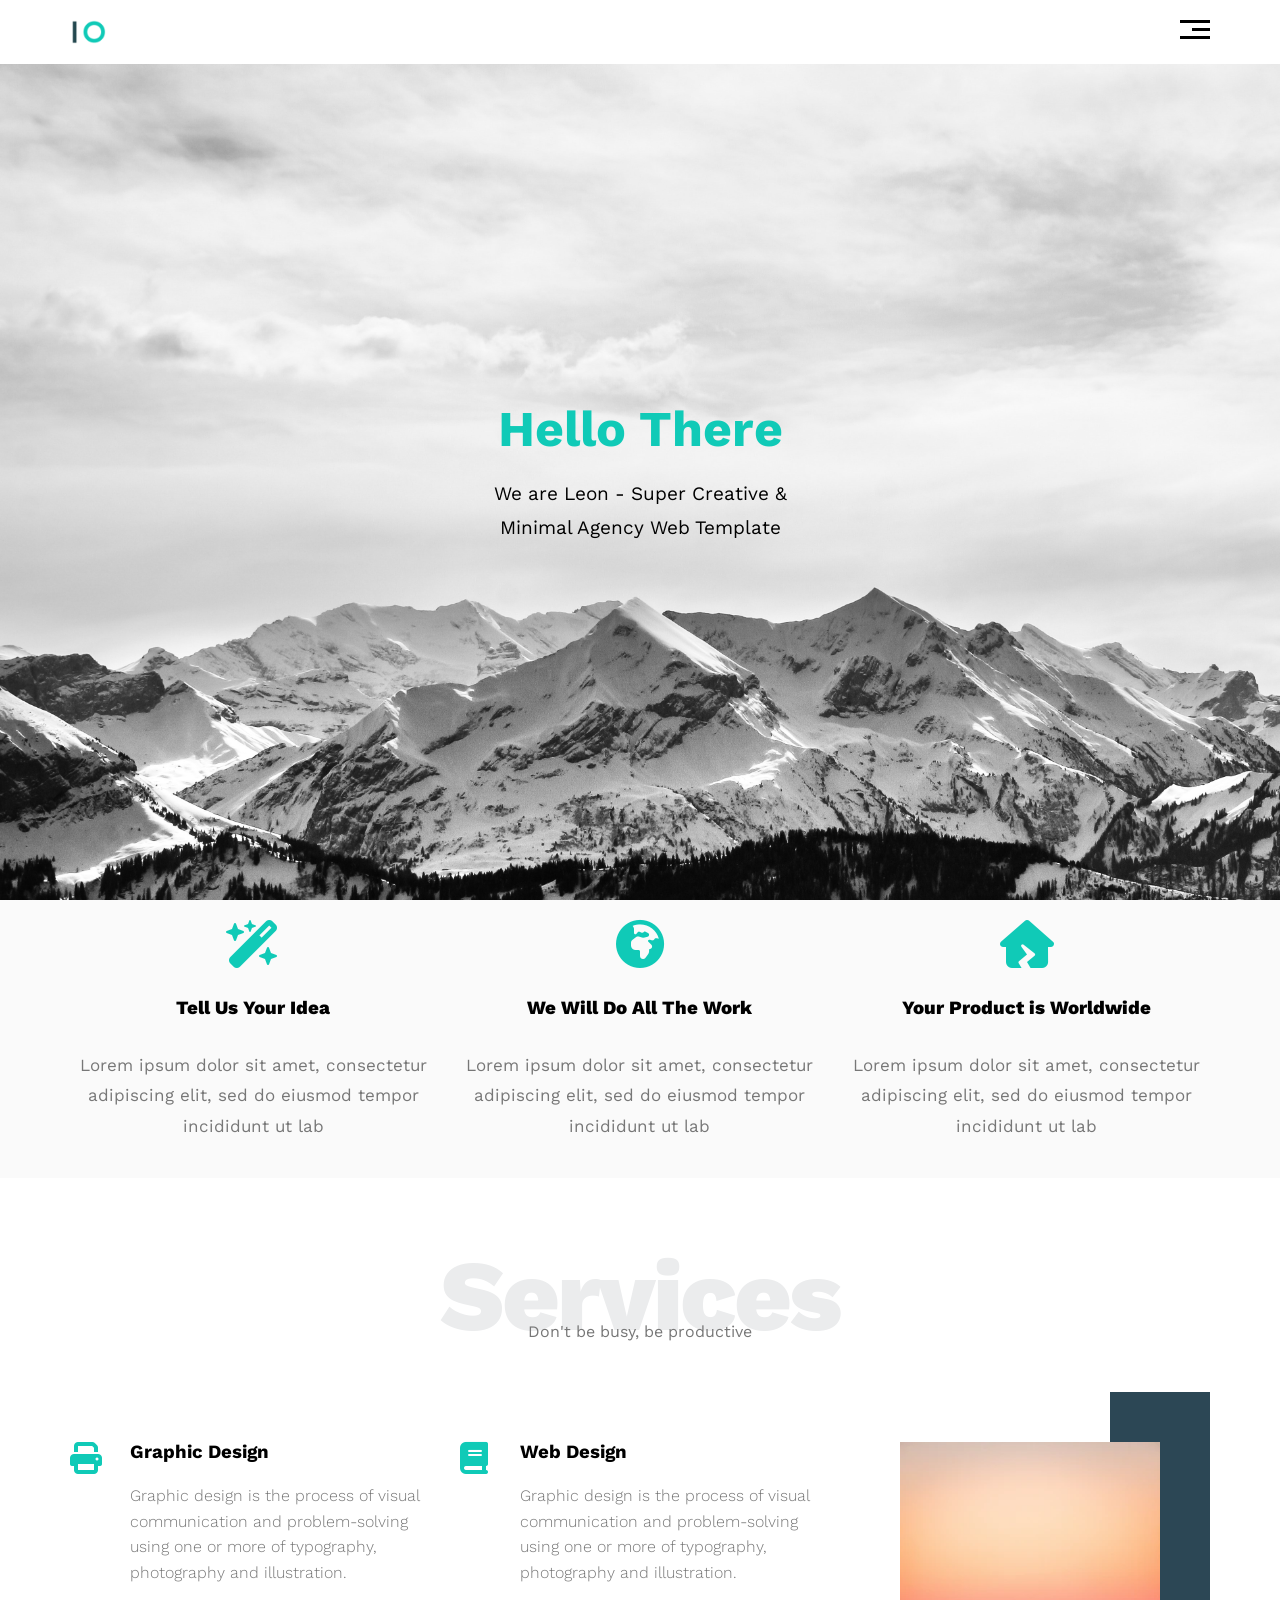
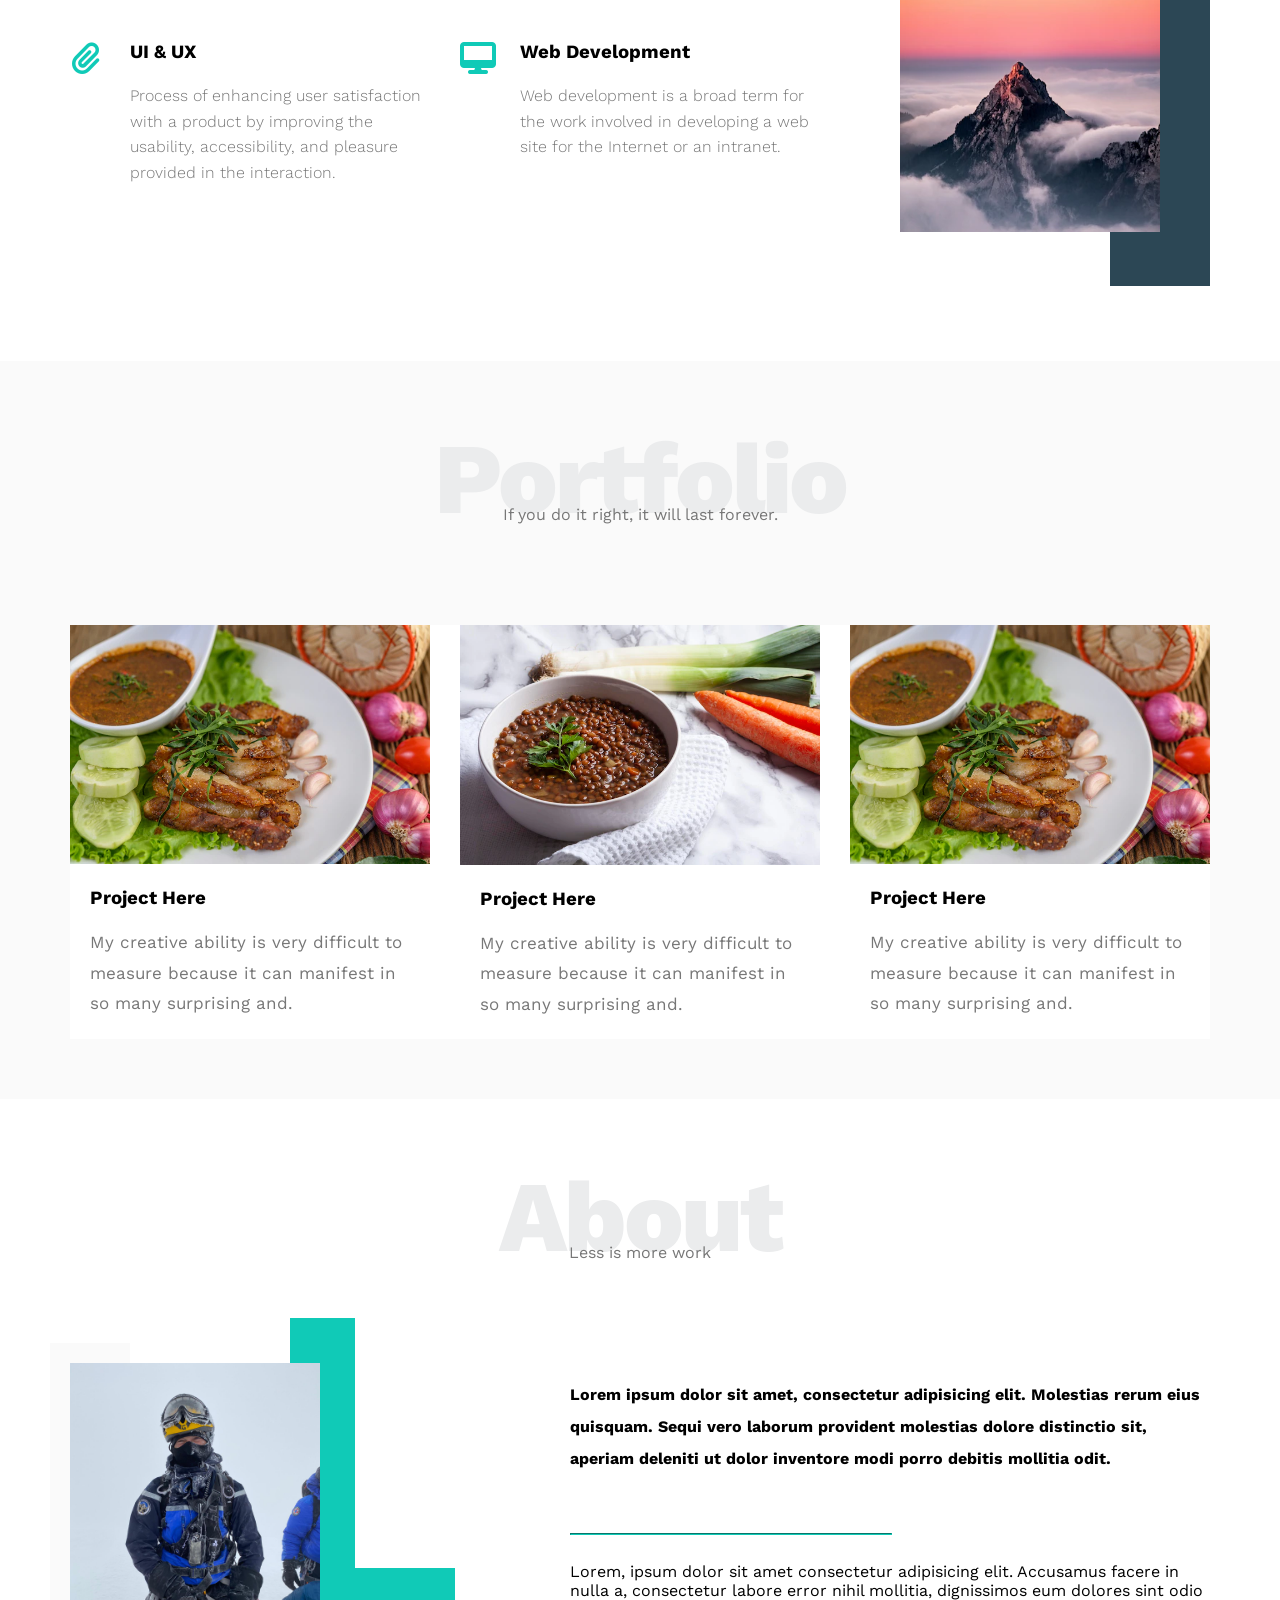
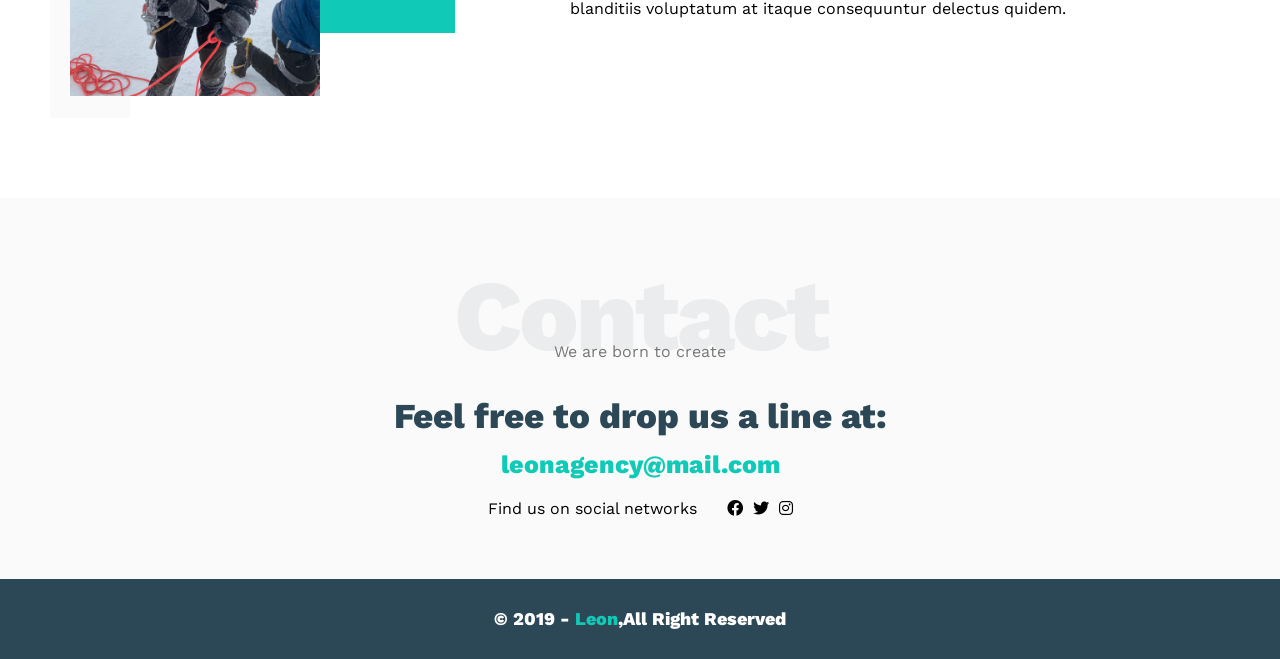
<file: index.html>
<!DOCTYPE html>
<html lang="en">
<head>
    <meta charset="UTF-8">
    <meta http-equiv="X-UA-Compatible" content="IE=edge">
    <meta name="viewport" content="width=device-width, initial-scale=1.0">
    <title>leon Template One</title>
    <!--Main css file-->
    <link rel="stylesheet" href="css/leon.css">
    <!--Render all elements normally-->
    <link rel="stylesheet" href="css/normalize.css">
    <!--Font Awsome-->
    <link rel="stylesheet" href="css/all.min.css">
    <!--Google fonts -->
    <link rel="preconnect" href="https://fonts.googleapis.com">
    <link rel="preconnect" href="https://fonts.gstatic.com" crossorigin>
    <link href="https://fonts.googleapis.com/css2?family=Work+Sans:ital,wght@0,300;0,400;0,500;0,600;0,700;0,800;1,100&display=swap" rel="stylesheet">
</head>
<body>
    <!--Start header-->
    <div class="header">
        <span

 class="container">
            <img class="logo" src="images/logo.png" alt="logo">
            <div class="links">
                <span class="icon">
                    <span></span>
                    <span></span>
                    <span></span>
                </span>
                <ul>
                    <li><a href="#services">services</a></li>
                    <li><a href="#portfolio">portfolio</a></li>
                    <li><a href="#about">about</a></li>
                    <li><a href="#contact">contact</a></li>
                </ul>
            </span>
        </div>
    </div>  
    <!--End header-->
    <!-- Start landing-->

    <div class="landing">
        <div class="intro-text">
            <h1>hello there</h1>
            <P>We are Leon - Super Creative & Minimal Agency  Web Template</P>
        </div>
    </div>
    <!--End landing-->
    <!--start features-->
    <div class="features">
        <div class="container">
            <div class="feat">
                <i class="fa-solid fa-wand-magic-sparkles fa-3x"></i>
                <h3>Tell Us Your Idea</h3>
                <p>Lorem ipsum dolor sit amet, consectetur adipiscing elit, sed do eiusmod tempor incididunt ut lab</p>
            </div>
            <div class="feat">
                <i class="fa-sharp fa-solid fa-earth-africa fa-3x"></i>
                <h3>We Will Do All The Work</h3>
                <p>Lorem ipsum dolor sit amet, consectetur adipiscing elit, sed do eiusmod tempor incididunt ut lab</p>
            </div>
            <div class="feat">
                <i class="fa-solid fa-house-crack fa-3x"></i>
                <h3>Your Product is Worldwide</h3>
                <p>Lorem ipsum dolor sit amet, consectetur adipiscing elit, sed do eiusmod tempor incididunt ut lab</p>
            </div>
        </div>
    </div>
    <!--End features-->
    <!-- start services -->
    <div class="services">
            <h2 class="special-heading">Services</h2>
            <p>Don't be busy, be productive</p>
        <div class="container">
            <div class="service-content">
                <div class="col">
                    <div class="srv">
                        <i class="fa-solid fa-print fa-2x"></i>
                        <div class="text">
                            <h3>Graphic Design</h3>
                            <p>Graphic design is the process of visual 
                                communication and problem-solving 
                                using one or more of typography, 
                                photography and illustration.
                            </p>
                        </div>
                    </div>
                    <div class="srv">
                        <i class="fa-solid fa-paperclip fa-2x"></i>
                        <div class="text">
                            <h3>UI & UX</h3>
                            <p>Process of enhancing user satisfaction 
                                with a product by improving the 
                                usability, accessibility, and pleasure 
                                provided in the interaction.
                            </p>
                        </div>
                    </div>
                 </div>   
                <div class="col">
                    <div class="srv">
                        <i class="fa-solid fa-book fa-2x"></i>
                        <div class="text">
                            <h3>Web Design</h3>
                            <p>Graphic design is the process of visual 
                                communication and problem-solving 
                                using one or more of typography, 
                                photography and illustration.
                            </p>
                        </div>
                    </div>
                    <div class="srv">
                        <i class="fa-solid fa-desktop fa-2x"></i>
                        <div class="text">
                            <h3>Web Development</h3>
                            <p>Web development is a broad term for 
                                the work involved in developing a web site 
                                for the Internet or an intranet.
                            </p>
                        </div>
                    </div>
                 </div> 
                 <div class="col">
                    <div class="image">
                         <img src="images/cover.jpg" alt="">
                    </div>
                 </div>  
            </div>
        </div>
    </div>  
    <!-- End services -->
    <!-- Start portfolio -->
    <div class="portfolio">
        <div class="container">
            <h2 class="special-heading">Portfolio</h2>
            <p>If you do it right, it will last forever.</p>
            <div class="portfolio-content">
                <div class="card">
                    <img src="images/portfolio3.jpg" alt="">
                    <div class="info">
                        <h3>Project Here</h3>
                        <p>My creative ability is very difficult to measure because it can 
                            manifest in so many surprising and.</p>
                    </div>
                </div>
                <div class="card">
                    <img src="images/portfolio2.jpg" alt="">
                    <div class="info">
                        <h3>Project Here</h3>
                        <p>My creative ability is very difficult to measure because it can 
                            manifest in so many surprising and.</p>
                    </div>
                </div>
                <div class="card">
                    <img src="images/portfolio3.jpg" alt="">
                    <div class="info">
                        <h3>Project Here</h3>
                        <p>My creative ability is very difficult to measure because it can 
                            manifest in so many surprising and.</p>
                    </div>
                </div>
            </div>
        </div>
    </div>
    <!-- End portfolio -->
    <!-- Start about -->
    <div class="about">
        <div class="container">
            <h2 class="special-heading">About</h2>
            <p>Less is more work</p>
            <div class="about-content">
                <div class="image">
                    <img src="images/about.jpg" alt="">
                </div>
                <div class="text">
                    <p>Lorem ipsum dolor sit amet, consectetur adipisicing elit. Molestias rerum eius quisquam. Sequi vero laborum provident molestias dolore distinctio sit, aperiam deleniti ut dolor inventore modi porro debitis mollitia odit.</p>
                    <hr>
                    <p>Lorem, ipsum dolor sit amet consectetur adipisicing elit. Accusamus facere in nulla a, consectetur labore error nihil mollitia, dignissimos eum dolores sint odio blanditiis voluptatum at itaque consequuntur delectus quidem.</p>
                </div>
            </div>
        </div>
    </div>
    <!-- End about -->
    <!-- Start contact -->
    <div class="contact">
        <div class="container">
            <h2 class="special-heading">Contact</h2>
            <p>We are born to create</p>
            <div class="info">
                <p class="label">Feel free to drop us a line at:</p>
                <a href="#">leonagency@mail.com</a>
            </div>
            <div class="social">
                <p>Find us on social networks</p>
                <i class="fa-brands fa-facebook"></i>
                <i class="fa-brands fa-twitter"></i>
                <i class="fa-brands fa-instagram"></i>
            </div>
        </div>
    </div>
    <!-- End contact -->
    <!-- Start footer -->
    <div class="footer">
            &copy; 2019 - <span>Leon</span>,All Right Reserved
    </div>
    <!-- End footer -->

</body>
</html>
</file>
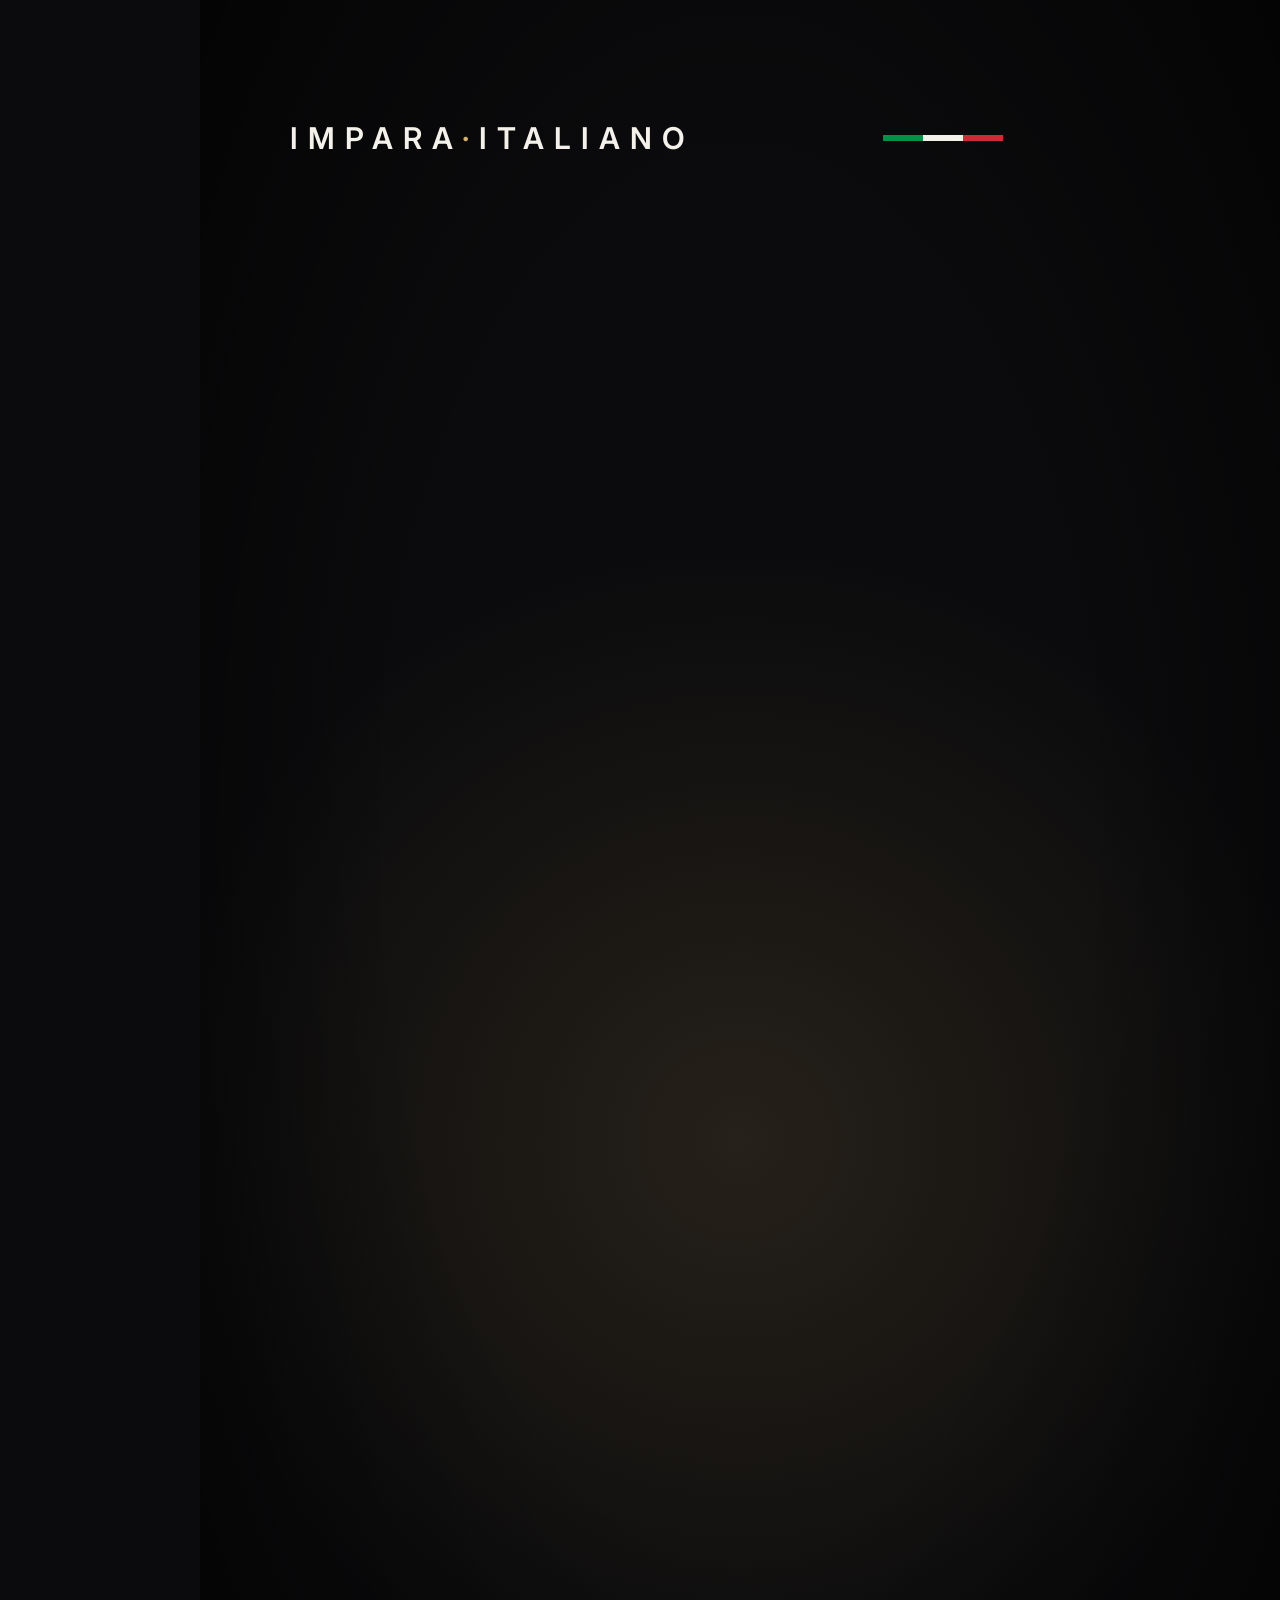
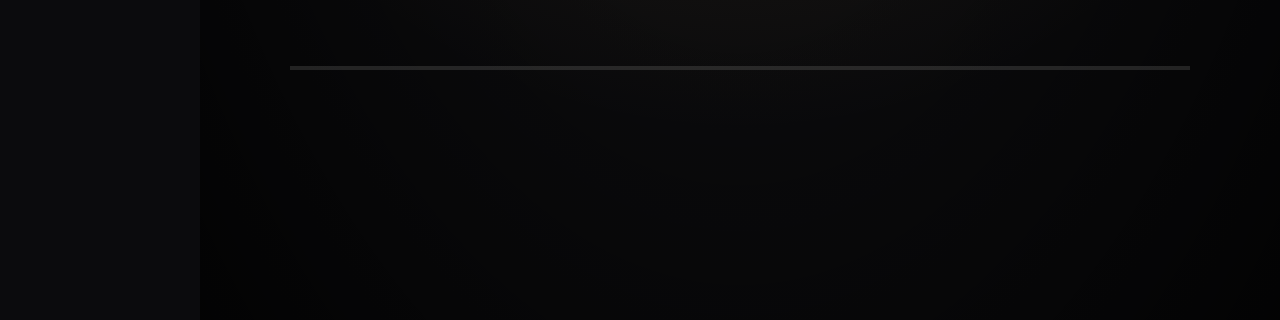
<file: tiktok-video/pro.html>
<!doctype html>
<html lang="ar" dir="rtl">
<head>
<meta charset="utf-8">
<title>3 Mistakes</title>
<link href="https://fonts.googleapis.com/css2?family=Playfair+Display:ital,wght@0,500;0,700;1,500&family=Inter:wght@400;500;600&family=IBM+Plex+Sans+Arabic:wght@300;400;500;600;700&display=swap" rel="stylesheet">
<style>
  :root { --bg:#0B0B0D; --fg:#F4F1EA; --mute:#8D8A84; --green:#2BB673; --red:#E5484D; --gold:#D9B26A; }
  * { box-sizing:border-box; margin:0; padding:0; }
  html, body { width:1080px; height:1920px; overflow:hidden; background:var(--bg); }
  body { font-family:'IBM Plex Sans Arabic',sans-serif; color:var(--fg); position:relative; }
  .lat { font-family:'Inter',sans-serif; direction:ltr; unicode-bidi:isolate; }
  .serif { font-family:'Playfair Display',serif; direction:ltr; unicode-bidi:isolate; }

  #light { position:absolute; width:1400px; height:1400px; left:-160px; top:220px; border-radius:50%;
           background:radial-gradient(circle, rgba(217,178,106,.13) 0%, rgba(217,178,106,0) 60%); }
  #vignette { position:absolute; inset:0; background:radial-gradient(ellipse at 50% 45%, rgba(0,0,0,0) 45%, rgba(0,0,0,.75) 100%); }
  #grain { position:absolute; inset:0; width:1080px; height:1920px; opacity:.07; mix-blend-mode:screen; }

  /* top bar */
  #top { position:absolute; top:120px; left:90px; right:90px; display:flex; justify-content:space-between; align-items:center; direction:ltr; }
  #brand { font-family:'Inter'; font-weight:600; font-size:30px; letter-spacing:10px; color:var(--fg); }
  #brand i { font-style:normal; color:var(--gold); }
  #flagline { display:flex; width:120px; height:6px; }
  #flagline div { flex:1; }
  #counter { font-family:'Inter'; font-weight:500; font-size:30px; letter-spacing:6px; color:var(--mute); }
  #bar { position:absolute; bottom:250px; left:90px; right:90px; height:4px; background:rgba(244,241,234,.12); direction:ltr; }
  #bar div { height:100%; background:var(--fg); width:0; }

  .scene { position:absolute; inset:0; padding:0 90px 200px; display:flex; flex-direction:column; justify-content:center; opacity:0; }
  .mask { overflow:hidden; padding-bottom:.08em; }
  .mask > * { display:block; }

  /* hook */
  #hook .eyebrow { font-family:'Inter'; font-weight:500; font-size:32px; letter-spacing:12px; color:var(--gold); direction:ltr; text-align:right; }
  #hook .n { font-family:'Playfair Display'; font-weight:700; font-size:520px; line-height:.9; direction:ltr; text-align:right; margin-top:10px; }
  #hook .t1 { font-weight:700; font-size:118px; line-height:1.15; margin-top:10px; }
  #hook .t2 { font-weight:300; font-size:76px; line-height:1.3; color:var(--mute); margin-top:24px; }
  #hook .rule { height:3px; background:var(--gold); margin-top:60px; width:0; }

  /* mistake scenes */
  .num { display:flex; align-items:baseline; gap:30px; }
  .num .d { font-family:'Playfair Display'; font-style:italic; font-weight:500; font-size:150px; color:var(--gold); direction:ltr; line-height:1; }
  .num .l { font-weight:500; font-size:46px; color:var(--mute); }
  .blk { margin-top:90px; }
  .tag { font-weight:600; font-size:38px; letter-spacing:2px; display:flex; align-items:center; gap:18px; }
  .tag .dot { width:18px; height:18px; border-radius:50%; }
  .wrong .tag { color:var(--red); } .wrong .tag .dot { background:var(--red); }
  .right .tag { color:var(--green); } .right .tag .dot { background:var(--green); }
  .phrase { font-family:'Playfair Display'; font-weight:700; font-size:136px; line-height:1.1; margin-top:22px;
            direction:ltr; text-align:right; position:relative; display:inline-block; align-self:flex-start; white-space:nowrap; }
  .wrong .phrase { color:var(--mute); }
  .strike { position:absolute; left:-10px; top:54%; height:10px; background:var(--red); width:0; border-radius:6px; }
  .uline { position:absolute; left:0; bottom:-6px; height:10px; background:var(--green); width:0; border-radius:6px; }
  .mean { font-weight:400; font-size:54px; line-height:1.5; margin-top:18px; color:var(--fg); }
  .mean b { font-weight:700; }
  .wrong .mean { color:#BDB9B1; }
  .sep { height:2px; background:rgba(244,241,234,.14); margin-top:80px; width:0; }
  .tip { margin-top:80px; font-weight:400; font-size:42px; line-height:1.55; color:var(--mute); border-right:4px solid var(--gold); padding-right:30px; }
  .tip .serif { color:var(--fg); font-style:italic; }

  /* outro */
  #outro .eyebrow { font-family:'Inter'; font-weight:500; font-size:32px; letter-spacing:12px; color:var(--gold); direction:ltr; text-align:right; }
  #outro .q { font-weight:700; font-size:100px; line-height:1.25; margin-top:40px; }
  #outro .opts { display:flex; gap:30px; margin-top:70px; direction:ltr; justify-content:flex-end; }
  #outro .opt { width:170px; height:170px; border:3px solid rgba(244,241,234,.35); border-radius:50%; display:flex; align-items:center; justify-content:center;
                font-family:'Playfair Display'; font-style:italic; font-size:84px; }
  #outro .s { font-weight:400; font-size:50px; color:var(--mute); margin-top:110px; line-height:1.6; }
  #outro .s b { color:var(--fg); font-weight:600; }
</style>
</head>
<body>
<div id="light"></div>
<canvas id="grain" width="540" height="960"></canvas>
<div id="vignette"></div>

<div id="top">
  <div id="brand">IMPARA<i>·</i>ITALIANO</div>
  <div id="flagline"><div style="background:#009246"></div><div style="background:#F4F1EA"></div><div style="background:#CE2B37"></div></div>
  <div id="counter"></div>
</div>
<div id="bar"><div></div></div>

<div class="scene" id="hook">
  <div class="mask"><div class="eyebrow" data-a="0.15">LEZIONE 01</div></div>
  <div class="mask"><div class="n" data-a="0.35">3</div></div>
  <div class="mask"><div class="t1" data-a="0.8">أخطاء يقع فيها</div></div>
  <div class="mask"><div class="t1" data-a="1.0">كل العرب</div></div>
  <div class="mask"><div class="t2" data-a="1.5">في اللغة الإيطالية</div></div>
  <div class="rule" data-w="1.9"></div>
</div>

<div id="mistakes"></div>

<div class="scene" id="outro">
  <div class="mask"><div class="eyebrow" data-a="0.1">LA TUA RISPOSTA</div></div>
  <div class="mask"><div class="q" data-a="0.35">أيّ خطأ كنت</div></div>
  <div class="mask"><div class="q" data-a="0.55" style="margin-top:0">تقع فيه؟</div></div>
  <div class="opts">
    <div class="mask"><div class="opt" data-a="1.0">1</div></div>
    <div class="mask"><div class="opt" data-a="1.15">2</div></div>
    <div class="mask"><div class="opt" data-a="1.3">3</div></div>
  </div>
  <div class="mask"><div class="s" data-a="1.9">اكتب الرقم في التعليقات<br><b>واحفظ الفيديو للمراجعة</b></div></div>
</div>

<script>
const M = [
  { w:'Sono caldo',      wm:'تعني: <b>أنا مثير</b>… وليس ما تقصده',
    r:'Ho caldo',        rm:'أشعر <b>بالحر</b>',
    tip:'للإحساس نستخدم <span class="serif">avere</span> وليس <span class="serif">essere</span>' },
  { w:'Voglio un caffè', wm:'«أريد قهوة» — تبدو <b>أمراً وقحاً</b>',
    r:'Vorrei un caffè', rm:'«أودّ قهوة» — <b>مهذّبة</b> ومحترمة',
    tip:'في المقهى والمحلات قل دائماً <span class="serif">Vorrei…</span>' },
  { w:'Sono 25 anni',    wm:'حرفياً: «أنا 25 سنة» — <b>خطأ</b>',
    r:'Ho 25 anni',      rm:'عمري <b>25</b> سنة',
    tip:'الإيطاليون «يملكون» العمر: <span class="serif">Quanti anni hai?</span>' },
];
const LBL = ['الخطأ الأول','الخطأ الثاني','الخطأ الثالث'];
const box = document.getElementById('mistakes');
M.forEach((m, i) => {
  const s = document.createElement('div'); s.className = 'scene mistake';
  s.innerHTML = `
    <div class="num"><div class="mask"><div class="d" data-a="0.1">0${i+1}</div></div><div class="mask"><div class="l" data-a="0.3">${LBL[i]}</div></div></div>
    <div class="blk wrong">
      <div class="mask"><div class="tag" data-a="0.6"><span class="dot"></span>لا تقل</div></div>
      <div class="mask" style="display:flex"><div class="phrase" data-a="0.8">${m.w}<span class="strike" data-w="1.7"></span></div></div>
      <div class="mask"><div class="mean" data-a="2.1">${m.wm}</div></div>
    </div>
    <div class="sep" data-w="2.9"></div>
    <div class="blk right" style="margin-top:80px">
      <div class="mask"><div class="tag" data-a="3.2"><span class="dot"></span>قل</div></div>
      <div class="mask" style="display:flex"><div class="phrase" data-a="3.4">${m.r}<span class="uline" data-w="4.0"></span></div></div>
      <div class="mask"><div class="mean" data-a="4.4">${m.rm}</div></div>
    </div>
    <div class="mask"><div class="tip" data-a="5.4">${m.tip}</div></div>`;
  box.appendChild(s);
});

// timeline
const HOOK = 3.4, MIS = 8.6, OUT = 5.2;
const scenes = [['hook', 0, HOOK]];
document.querySelectorAll('.mistake').forEach((s, i) => { s.id = 'm' + i; scenes.push(['m' + i, HOOK + i*MIS, MIS]); });
scenes.push(['outro', HOOK + 3*MIS, OUT + 1]);
const TOTAL = HOOK + 3*MIS + OUT;
window.TOTAL = TOTAL;
window.TIMELINE = { HOOK, MIS, OUT, TOTAL };

const clamp = (x,a=0,b=1) => Math.min(b, Math.max(a, x));
const ease = x => x < .5 ? 4*x*x*x : 1 - Math.pow(-2*x + 2, 3) / 2;   // easeInOutCubic
const eOut = x => 1 - Math.pow(1 - x, 4);

// deterministic film grain
const g = document.getElementById('grain').getContext('2d');
const img = g.createImageData(540, 960);
function grain(frame) {
  let s = (frame * 2654435761) >>> 0;
  const d = img.data;
  for (let i = 0; i < d.length; i += 4) {
    s ^= s << 13; s >>>= 0; s ^= s >> 17; s ^= s << 5; s >>>= 0;
    const v = s & 255; d[i] = d[i+1] = d[i+2] = v; d[i+3] = 255;
  }
  g.putImageData(img, 0, 0);
}

let fitted = false;
function fit() {
  document.querySelectorAll('.phrase').forEach(el => {
    let fs = 136;
    el.style.fontSize = fs + 'px';
    while (el.getBoundingClientRect().width > 880 && fs > 60) { fs -= 2; el.style.fontSize = fs + 'px'; }
  });
  // same size for the wrong/right pair in a scene so they line up
  document.querySelectorAll('.mistake').forEach(sc => {
    const ps = [...sc.querySelectorAll('.phrase')];
    const m = Math.min(...ps.map(p => parseFloat(p.style.fontSize)));
    ps.forEach(p => p.style.fontSize = m + 'px');
  });
  fitted = true;
}
document.fonts.ready.then(fit);
window.render = function (t) {
  for (const [id, s, d] of scenes) {
    const el = document.getElementById(id), local = t - s;
    if (local < 0 || local > d) { el.style.opacity = 0; continue; }
    const out = clamp((d - local) / 0.45);
    el.style.opacity = ease(out);
    el.style.filter = out < 1 ? `blur(${(1 - out) * 14}px)` : '';
    el.querySelectorAll('[data-a]').forEach(x => {
      const p = eOut(clamp((local - +x.dataset.a) / 0.7));
      x.style.transform = `translateY(${(1 - p) * 105}%)`;
    });
    el.querySelectorAll('[data-w]').forEach(x => {
      const p = ease(clamp((local - +x.dataset.w) / 0.55));
      x.style.width = x.classList.contains('strike') ? `calc(${p * 100}% + ${p * 20}px)` : (p * 100) + '%';
    });
  }
  // counter + progress
  const mi = Math.floor((t - HOOK) / MIS);
  document.getElementById('counter').textContent = (t >= HOOK && mi < 3) ? `0${mi + 1} / 03` : '';
  document.querySelector('#bar div').style.width = (100 * t / TOTAL) + '%';
  document.getElementById('light').style.transform = `translate(${Math.sin(t * .35) * 140}px, ${Math.cos(t * .27) * 220}px)`;
  grain(Math.round(t * 30));
};
render(0);
</script>
</body>
</html>
</file>
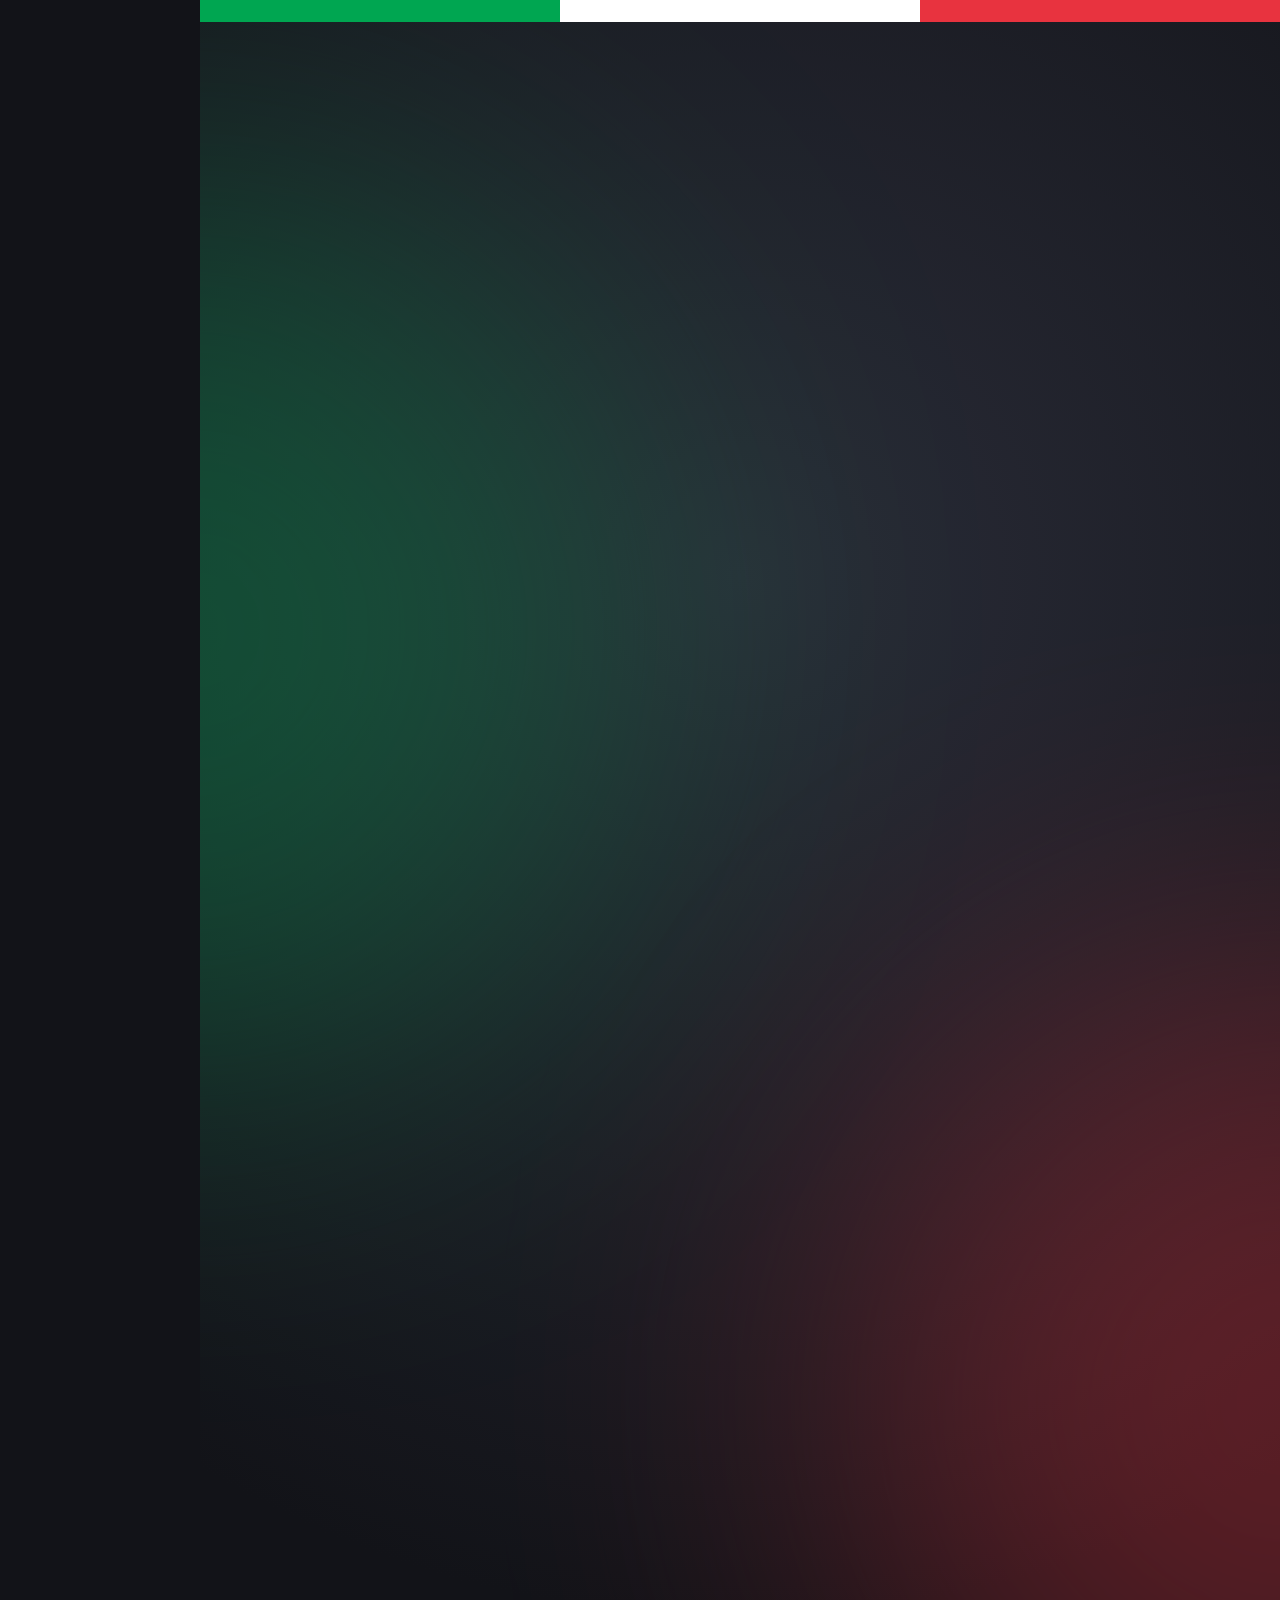
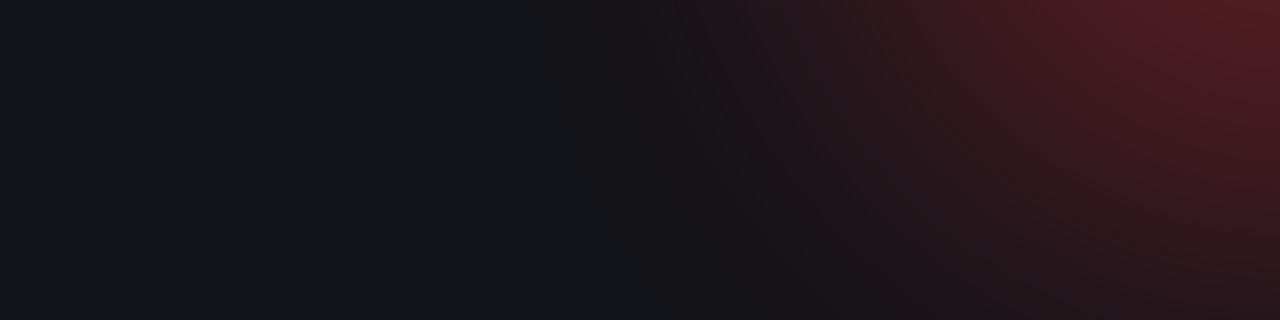
<file: tiktok-video/story.html>
<!doctype html>
<html lang="ar" dir="rtl">
<head>
<meta charset="utf-8">
<title>Ahmed in Italy</title>
<link href="https://fonts.googleapis.com/css2?family=Cairo:wght@600;700;800;900&family=Poppins:wght@600;700;800&display=swap" rel="stylesheet">
<style>
  :root { --green:#00A651; --red:#E8333F; --cream:#FFF8EC; --ink:#121318; --gold:#FFC83D; }
  * { box-sizing:border-box; margin:0; padding:0; }
  html, body { width:1080px; height:1920px; overflow:hidden; background:var(--ink); }
  body { font-family:'Cairo',sans-serif; color:var(--cream); position:relative; }
  .it { font-family:'Poppins',sans-serif; direction:ltr; unicode-bidi:isolate; }

  #bg { position:absolute; inset:0; background:radial-gradient(circle at 50% 30%, #2a2c38 0%, #121318 72%); }
  .blob { position:absolute; width:900px; height:900px; border-radius:50%; filter:blur(150px); opacity:.33; }
  #b1 { background:var(--green); left:-460px; top:180px; }
  #b2 { background:var(--red); right:-460px; top:950px; }
  #flag { position:absolute; top:0; left:0; right:0; height:22px; display:flex; direction:ltr; }
  #flag div { flex:1; } #flag .g{background:var(--green)} #flag .w{background:#fff} #flag .r{background:var(--red)}
  #prog { position:absolute; top:22px; left:0; height:10px; background:var(--gold); }
  #flash { position:absolute; inset:0; background:#fff; opacity:0; pointer-events:none; }

  .scene { position:absolute; inset:0; padding:130px 70px 330px; display:flex; flex-direction:column; opacity:0; }
  .center { align-items:center; justify-content:center; text-align:center; }
  [data-el] { opacity:0; }

  /* hook */
  #hook .h1 { font-weight:900; font-size:100px; line-height:1.3; }
  #hook .h1 em { font-style:normal; color:var(--gold); }
  #hook .h2 { font-weight:900; font-size:96px; line-height:1.3; margin-top:24px; color:#fff; }
  #hook .h3 { font-weight:700; font-size:54px; margin-top:60px; color:rgba(255,248,236,.75); }
  #hook .big { font-size:230px; line-height:1; margin-bottom:40px; }

  /* chat */
  .header { align-self:center; font-weight:800; font-size:50px; padding:16px 44px; border-radius:999px;
            background:rgba(255,255,255,.09); border:3px solid rgba(255,255,255,.18); margin-bottom:56px; }
  .row { display:flex; align-items:flex-end; gap:22px; margin-bottom:44px; }
  .row.left { flex-direction:row-reverse; align-self:flex-end; }   /* RTL: flex-end = left side */
  .row.right { align-self:flex-start; }
  .avatar { width:120px; height:120px; border-radius:50%; display:flex; align-items:center; justify-content:center;
            font-size:76px; background:rgba(255,255,255,.12); flex:none; }
  .who { font-weight:800; font-size:38px; opacity:.7; margin-bottom:8px; }
  .row.left .who { text-align:left; }
  .bubble { max-width:800px; padding:28px 40px 24px; border-radius:46px; transition:none; }
  .row.left .bubble { background:#fff; color:#15161b; border-bottom-left-radius:12px; }
  .row.right .bubble { background:#1f8f55; color:#fff; border-bottom-right-radius:12px; }
  .bubble .it { font-weight:800; font-size:66px; line-height:1.25; display:block; }
  .bubble .ar { font-weight:800; font-size:50px; line-height:1.4; margin-top:10px; display:block; }
  .row.left .bubble .ar { color:#b5651d; }
  .row.right .bubble .ar { color:var(--gold); }
  .bubble.speaking { box-shadow:0 0 0 8px rgba(255,200,61,.75), 0 18px 60px rgba(0,0,0,.45); }
  .react { align-self:center; font-size:110px; letter-spacing:10px; margin-top:20px; }

  /* stop */
  .stop { font-family:'Poppins'; font-weight:800; font-size:150px; color:#fff; background:var(--red);
          padding:0 60px; border-radius:30px; transform:rotate(-4deg); }
  .stop-ar { font-weight:900; font-size:70px; margin-top:26px; color:var(--red); }
  .wrong { margin-top:70px; }
  .wrong .it { font-weight:800; font-size:110px; text-decoration:line-through; text-decoration-color:var(--red);
               text-decoration-thickness:12px; }
  .wrong .ar { font-weight:800; font-size:56px; line-height:1.45; margin-top:18px; }
  .lbl { margin-top:70px; font-weight:900; font-size:58px; color:var(--gold); }
  .right-box { margin-top:22px; padding:30px 70px; border-radius:40px; background:rgba(0,166,81,.22);
               border:5px solid var(--green); }
  .right-box .it { font-weight:800; font-size:120px; line-height:1.15; }
  .right-box .ar { font-weight:900; font-size:62px; margin-top:6px; }
  .note { margin-top:40px; font-weight:700; font-size:46px; color:rgba(255,248,236,.8); }
  .right-box.speaking { box-shadow:0 0 0 8px rgba(255,200,61,.75); }

  /* rule */
  .rule-title { font-weight:900; font-size:76px; line-height:1.35; text-align:center; margin-bottom:70px; }
  .rule-title em { font-style:normal; color:var(--gold); }
  .rrow { display:flex; align-items:center; justify-content:space-between; padding:30px 50px; margin-bottom:30px;
          border-radius:36px; background:rgba(255,255,255,.08); border:4px solid rgba(255,255,255,.14); }
  .rrow .it { font-weight:800; font-size:84px; }
  .rrow .ar { font-weight:900; font-size:64px; color:var(--gold); }
  .rrow.speaking { border-color:var(--gold); background:rgba(255,200,61,.16); }

  /* cta */
  .q1 { font-weight:900; font-size:80px; color:var(--gold); }
  .q2 { font-weight:900; font-size:94px; line-height:1.35; margin-top:30px; }
  .q3 { font-weight:800; font-size:64px; margin-top:40px; }
  .teaser { margin-top:90px; padding:34px 50px; border-radius:36px; background:rgba(232,51,63,.2); border:4px dashed var(--red); }
  .teaser b { display:block; font-weight:900; font-size:60px; }
  .teaser span { display:block; font-weight:700; font-size:46px; margin-top:8px; opacity:.85; }
</style>
</head>
<body>
<div id="bg"><div class="blob" id="b1"></div><div class="blob" id="b2"></div></div>
<div id="flag"><div class="g"></div><div class="w"></div><div class="r"></div></div>
<div id="prog"></div>

<!-- 1. HOOK -->
<div class="scene center" id="hook">
  <div class="big" data-el="hk0">🚌😳</div>
  <div class="h1" data-el="hk1">أحمد قال <em>جملة وحدة</em><br>فإيطاليا…</div>
  <div class="h2" data-el="hk2">والطوبيس كامل<br>شاف فيه 💀</div>
  <div class="h3" data-el="hk3">شوف حتى للخر 👀</div>
</div>

<!-- 2. STORY CHAT -->
<div class="scene" id="chat" style="padding:90px 60px 200px">
  <div class="header" data-el="ch0">☀️ روما · <span class="it">40°C</span> · 🚌 فالطوبيس</div>
  <div class="row left" data-el="b1">
    <div class="avatar">👵🏻</div>
    <div><div class="who it">Signora Maria</div>
      <div class="bubble" id="sb1"><span class="it">Che caldo oggi! Tutto bene, ragazzo?</span><span class="ar">شحال سخون اليوم! لاباس أ وليدي؟</span></div></div>
  </div>
  <div class="row right" data-el="b2">
    <div class="avatar">👨🏽</div>
    <div><div class="who">أحمد</div>
      <div class="bubble" id="sb2"><span class="it">Sì, signora… sono caldo!</span><span class="ar">إيه أ لالة… أنا سخون!</span></div></div>
  </div>
  <div class="row left" data-el="b3">
    <div class="avatar">👵🏻</div>
    <div><div class="who it">Signora Maria</div>
      <div class="bubble" id="sb3"><span class="it">Ma che dici, ragazzo?!</span><span class="ar">آش كتقول أ وليدي؟!</span></div></div>
  </div>
  <div class="react" data-el="rx">😳👀👀👀</div>
</div>

<!-- 3. STOP / EXPLAIN -->
<div class="scene center" id="stop">
  <div class="stop" data-el="st0">STOP ✋</div>
  <div class="stop-ar" data-el="st1">أحمد دار غلطة كبيرة!</div>
  <div class="wrong" data-el="st2">
    <div class="it">Sono caldo</div>
    <div class="ar">= أنا «سخون»… يعني متحمّس بزاف 🙈🔥<br>ماشي «فيا الحر»!</div>
  </div>
  <div class="lbl" data-el="st3">✅ الصحيح:</div>
  <div class="right-box" data-el="st4" id="sbox">
    <div class="it">Ho caldo</div>
    <div class="ar">= فيا الحر 🥵</div>
  </div>
  <div class="note" data-el="st5">الـ <span class="it">h</span> ما كتنطقش ← «أو كالدو»</div>
</div>

<!-- 4. RULE -->
<div class="scene" id="rule" style="justify-content:center">
  <div class="rule-title" data-el="ru0">💡 القاعدة: الطاليان كيقولو<br><em>«عندي»</em> ماشي <em>«أنا»</em></div>
  <div class="rrow" data-el="r1" id="sr1"><span class="it">Ho caldo</span><span class="ar">🥵 فيا الحر</span></div>
  <div class="rrow" data-el="r2" id="sr2"><span class="it">Ho freddo</span><span class="ar">🥶 فيا البرد</span></div>
  <div class="rrow" data-el="r3" id="sr3"><span class="it">Ho fame</span><span class="ar">🍕 أنا جيعان</span></div>
  <div class="rrow" data-el="r4" id="sr4"><span class="it">Ho sete</span><span class="ar">💧 أنا عطشان</span></div>
</div>

<!-- 5. RETRY -->
<div class="scene" id="retry" style="justify-content:center;padding-top:60px">
  <div class="header" data-el="rt0">🔁 أحمد عاود جرّب…</div>
  <div class="row right" data-el="b4">
    <div class="avatar">👨🏽</div>
    <div><div class="who">أحمد</div>
      <div class="bubble" id="sb4"><span class="it">Scusi, signora… ho caldo!</span><span class="ar">سمحي ليا أ لالة… فيا الحر!</span></div></div>
  </div>
  <div class="row left" data-el="b5">
    <div class="avatar">👵🏻</div>
    <div><div class="who it">Signora Maria</div>
      <div class="bubble" id="sb5"><span class="it">Ecco! Bravo, ragazzo!</span><span class="ar">هكا! برافو أ وليدي!</span></div></div>
  </div>
  <div class="react" data-el="ok">✅👏😄</div>
</div>

<!-- 6. CTA -->
<div class="scene center" id="cta">
  <div class="q1" data-el="q1">🧠 دابا نتا:</div>
  <div class="q2" data-el="q2">كيفاش تقول<br>«أنا جيعان» بالطاليانية؟</div>
  <div class="q3" data-el="q3">جاوب فالكومونتير 👇</div>
  <div class="teaser" data-el="q4"><b>الجزء 2: الغلطة ديال أحمد فالقهوة ☕😂</b><span>تابعني باش ما يفوتكش</span></div>
</div>

<div id="flash"></div>

<script>
const clamp = (x,a=0,b=1) => Math.min(b, Math.max(a, x));
const easeOut = x => 1 - Math.pow(1 - x, 3);
const easeBack = x => { const c1 = 1.7, c3 = c1 + 1; return 1 + c3*Math.pow(x-1,3) + c1*Math.pow(x-1,2); };
let TL = null;
window.setTimeline = tl => { TL = tl; window.TOTAL = tl.total; };

window.render = function (t) {
  for (const [id, [s, e]] of Object.entries(TL.scenes)) {
    const sc = document.getElementById(id);
    if (t < s || t > e) { sc.style.opacity = 0; continue; }
    const fin = clamp((t - s) / 0.2), fout = clamp((e - t) / 0.22);
    sc.style.opacity = Math.min(fin, fout);
    sc.style.transform = `translateY(${(1 - fout) * -50}px)`;
  }
  document.querySelectorAll('[data-el]').forEach(el => {
    const t0 = TL.el[el.dataset.el];
    const p = t0 === undefined ? 0 : clamp((t - t0) / 0.38);
    el.style.opacity = clamp(p * 1.7);
    const pop = el.classList.contains('row') || el.classList.contains('stop') || el.classList.contains('big')
             || el.classList.contains('react') || el.classList.contains('right-box');
    if (pop) {
      const base = el.classList.contains('stop') ? ' rotate(-4deg)' : '';
      el.style.transform = `scale(${0.5 + 0.5 * easeBack(p)})` + base;
    } else el.style.transform = `translateY(${(1 - easeOut(p)) * 60}px)`;
  });
  // speaking highlight
  document.querySelectorAll('.speaking').forEach(e => e.classList.remove('speaking'));
  for (const [id, [a, b]] of Object.entries(TL.speak)) if (t >= a && t <= b) document.getElementById(id).classList.add('speaking');
  // shake on the shocked reply
  const [k0, k1] = TL.shake;
  const chat = document.getElementById('chat');
  if (t >= k0 && t <= k1) chat.style.transform += ` translateX(${Math.sin(t * 90) * 14 * (1 - (t - k0) / (k1 - k0))}px)`;
  // white flash at STOP
  const f = TL.flash; document.getElementById('flash').style.opacity = t >= f ? clamp(0.85 - (t - f) * 3.5) : 0;

  document.getElementById('prog').style.width = (100 * t / TL.total) + '%';
  document.getElementById('b1').style.transform = `translate(${Math.sin(t*.6)*120}px, ${Math.cos(t*.4)*160}px)`;
  document.getElementById('b2').style.transform = `translate(${Math.cos(t*.5)*120}px, ${Math.sin(t*.45)*160}px)`;
};
</script>
</body>
</html>
</file>
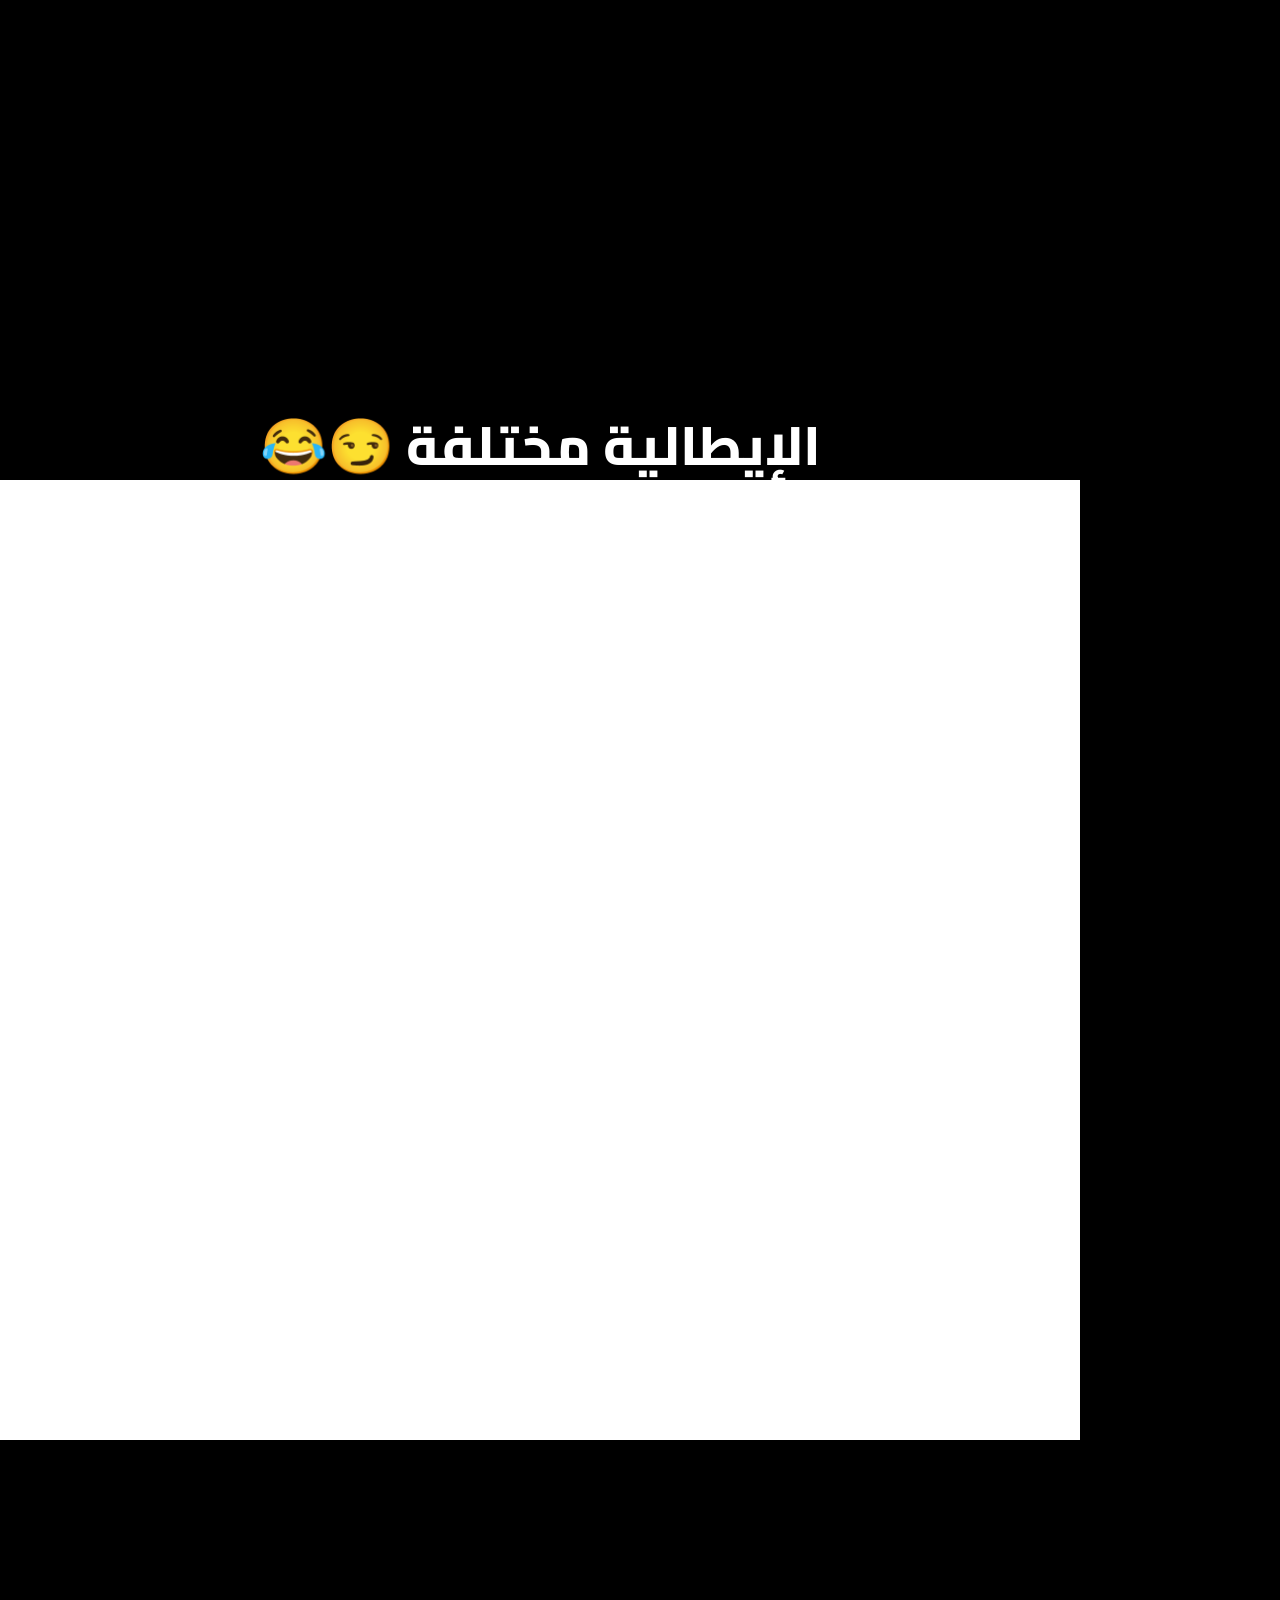
<file: tiktok-video/twister.html>
<!doctype html>
<html lang="ar">
<head>
<meta charset="utf-8">
<title>Italiano facile</title>
<link href="https://fonts.googleapis.com/css2?family=Cairo:wght@700;800;900&family=Poppins:wght@700;800&display=swap" rel="stylesheet">
<style>
  * { box-sizing:border-box; margin:0; padding:0; }
  html, body { width:1080px; height:1920px; overflow:hidden; background:#000; }
  body { position:relative; font-family:'Cairo',sans-serif; }
  #header { position:absolute; top:395px; left:0; right:0; text-align:center; color:#fff; font-weight:800; font-size:54px; direction:rtl; }
  #panel { position:absolute; left:0; top:480px; width:1080px; height:960px; background:#fff; overflow:hidden; }
  #art { position:absolute; inset:0; }
  .cap { position:absolute; left:40px; right:40px; text-align:center; color:#111; opacity:0; }
  .cap.top { top:34px; }
  .cap.bottom { bottom:34px; }
  .cap .ar { font-family:'Cairo'; font-weight:900; font-size:66px; direction:rtl; line-height:1.3; }
  .cap .it { font-family:'Poppins'; font-weight:800; font-size:78px; direction:ltr; line-height:1.2; }
  .cap.bottom .it { font-size:58px; }
  .cap .sub { font-family:'Cairo'; font-weight:700; font-size:42px; color:#666; direction:rtl; margin-top:4px; }
  #shade { position:absolute; inset:0; background:rgba(10,10,12,.78); opacity:0; }
  .cap.outro { top:330px; color:#fff; }
  .cap.outro .ar { font-size:84px; }
  .cap.outro .sub { color:#ddd; font-size:54px; margin-top:20px; }
</style>
</head>
<body>
<div id="header">الإيطالية مختلفة 😏😂</div>
<div id="panel">
  <svg id="art" viewBox="0 0 1080 960" xmlns="http://www.w3.org/2000/svg"></svg>
  <div id="shade"></div>
  <div id="caps"></div>
</div>
<script>
let TL;
const clamp = (x, a = 0, b = 1) => Math.min(b, Math.max(a, x));
const INK = '#26262e', SKIN = '#EED9BF', SW = 6;

// ---------------- face (shared)
function face(cx, cy, s, st) {
  // st: {lid, px, py, brow, mouth, tilt}
  const ex = 40 * s, ey = -6 * s, er = 27 * s;
  let g = '';
  // ears + side hair
  g += `<circle cx="${cx - 100*s}" cy="${cy + 5*s}" r="${18*s}" fill="${SKIN}" stroke="${INK}" stroke-width="${SW}"/>
        <circle cx="${cx + 100*s}" cy="${cy + 5*s}" r="${18*s}" fill="${SKIN}" stroke="${INK}" stroke-width="${SW}"/>`;
  g += `<circle cx="${cx}" cy="${cy}" r="${104*s}" fill="${SKIN}" stroke="${INK}" stroke-width="${SW}"/>`;
  for (const side of [-1, 1]) for (let k = 0; k < 4; k++)
    g += `<circle cx="${cx + side * (88 - k * 3) * s}" cy="${cy - (30 - k * 14) * s}" r="${13*s}" fill="#9a9aa2"/>`;
  g += `<path d="M${cx - 40*s} ${cy - 78*s} q${30*s} ${-18*s} ${62*s} ${-10*s}" fill="none" stroke="#fff" stroke-width="${7*s}" stroke-linecap="round" opacity=".8"/>`;
  // eyes with lids (clipPath per eye)
  for (const side of [-1, 1]) {
    const x = cx + side * ex, y = cy + ey, id = 'e' + side + Math.round(cx);
    g += `<defs><clipPath id="${id}"><ellipse cx="${x}" cy="${y}" rx="${er}" ry="${er * .9}"/></clipPath></defs>
      <ellipse cx="${x}" cy="${y}" rx="${er}" ry="${er * .9}" fill="#fff"/>
      <circle cx="${x + st.px * s}" cy="${y + st.py * s + 4 * s}" r="${9*s}" fill="${INK}" clip-path="url(#${id})"/>
      <rect x="${x - er}" y="${y - er}" width="${er * 2}" height="${er * 1.8 * st.lid + 0.1}" fill="${SKIN}" clip-path="url(#${id})"/>
      <line x1="${x - er * .95}" y1="${y - er * .9 + er * 1.8 * st.lid}" x2="${x + er * .95}" y2="${y - er * .9 + er * 1.8 * st.lid}" stroke="${INK}" stroke-width="${4*s}" clip-path="url(#${id})"/>
      <ellipse cx="${x}" cy="${y}" rx="${er}" ry="${er * .9}" fill="none" stroke="${INK}" stroke-width="${5*s}"/>`;
    // round glasses rims
    g += `<circle cx="${x}" cy="${y}" r="${er + 9*s}" fill="none" stroke="${INK}" stroke-width="${4*s}" opacity=".9"/>`;
    // brow
    const by = y - er - 22 * s - st.brow * 16 * s;
    g += `<line x1="${x - 22*s}" y1="${by + side * 2 * s}" x2="${x + 22*s}" y2="${by - side * 2 * s}" stroke="${INK}" stroke-width="${7*s}" stroke-linecap="round"/>`;
  }
  g += `<line x1="${cx - 4*s}" y1="${cy - 6*s}" x2="${cx + 4*s}" y2="${cy - 6*s}" stroke="${INK}" stroke-width="${4*s}"/>`;
  // nose
  g += `<path d="M${cx} ${cy + 12*s} q${12*s} ${16*s} ${-2*s} ${24*s}" fill="none" stroke="${INK}" stroke-width="${5*s}" stroke-linecap="round"/>`;
  // mouth
  const m = st.mouth, my = cy + 66 * s;
  if (m > 0.06) g += `<ellipse cx="${cx}" cy="${my + 4*s}" rx="${(16 + 8 * m) * s}" ry="${(3 + 20 * m) * s}" fill="#6b2323" stroke="${INK}" stroke-width="${4*s}"/>`;
  else g += `<line x1="${cx - 18*s}" y1="${my}" x2="${cx + 18*s}" y2="${my}" stroke="${INK}" stroke-width="${5*s}" stroke-linecap="round"/>`;
  // moustache (on top of mouth)
  g += `<path d="M${cx} ${cy + 44*s} q${-22*s} ${-14*s} ${-46*s} ${-2*s} q${-16*s} ${10*s} ${-28*s} ${2*s} q${8*s} ${22*s} ${34*s} ${16*s} q${22*s} ${-4*s} ${40*s} ${-12*s}
          q${18*s} ${8*s} ${40*s} ${12*s} q${26*s} ${6*s} ${34*s} ${-16*s} q${-12*s} ${8*s} ${-28*s} ${-2*s} q${-24*s} ${-12*s} ${-46*s} ${2*s} z" fill="#4a3426"/>`;
  return `<g transform="rotate(${st.tilt} ${cx} ${cy + 100 * s})">${g}</g>`;
}

// ---------------- scene 1: professor in armchair
function armchairScene(st) {
  let g = '';
  g += `<ellipse cx="540" cy="905" rx="330" ry="22" fill="#e6e6ea"/>`;
  g += `<rect x="330" y="360" width="420" height="420" rx="60" fill="#5f5f6e" stroke="${INK}" stroke-width="${SW}"/>
        <rect x="370" y="400" width="340" height="300" rx="40" fill="#686878"/>`;
  // body (sweater) + bow tie
  g += `<path d="M452 472 C440 428 640 428 628 472 C668 560 676 690 622 714 C580 734 500 734 458 714 C404 690 412 560 452 472 Z" fill="#2f5a4c" stroke="${INK}" stroke-width="${SW}"/>
        <path d="M540 450 l-34 -18 v36 z M540 450 l34 -18 v36 z" fill="#d63a3a" stroke="${INK}" stroke-width="4"/><circle cx="540" cy="450" r="8" fill="#b92d2d"/>`;
  // seat cushion + legs
  g += `<rect x="300" y="680" width="480" height="110" rx="40" fill="#717182" stroke="${INK}" stroke-width="${SW}"/>`;
  g += `<path d="M495 760 L488 890" stroke="${INK}" stroke-width="9" stroke-linecap="round"/><path d="M585 760 L592 890" stroke="${INK}" stroke-width="9" stroke-linecap="round"/>
        <ellipse cx="478" cy="896" rx="26" ry="11" fill="${INK}"/><ellipse cx="604" cy="896" rx="26" ry="11" fill="${INK}"/>`;
  // chair arms + base + wooden legs
  g += `<rect x="250" y="560" width="125" height="270" rx="55" fill="#55556a" stroke="${INK}" stroke-width="${SW}"/>
        <rect x="705" y="560" width="125" height="270" rx="55" fill="#55556a" stroke="${INK}" stroke-width="${SW}"/>
        <rect x="280" y="800" width="520" height="56" rx="22" fill="#55556a" stroke="${INK}" stroke-width="${SW}"/>
        <rect x="300" y="852" width="22" height="48" rx="6" fill="#9b8a72"/><rect x="758" y="852" width="22" height="48" rx="6" fill="#9b8a72"/>`;
  // arms: left rests on chair arm, right gestures
  g += `<path d="M455 488 Q392 560 352 610 Q338 628 360 640" fill="none" stroke="${INK}" stroke-width="9" stroke-linecap="round" stroke-linejoin="round"/>`;
  const a = st.gesture;   // 0..1
  const hx = 728 + 40 * a, hy = 620 - 120 * a + Math.sin(st.t * 7) * 18 * a;
  g += `<path d="M625 488 Q700 560 ${700 + 10 * a} ${600 - 40 * a} L ${hx} ${hy}" fill="none" stroke="${INK}" stroke-width="9" stroke-linecap="round" stroke-linejoin="round"/>`;
  if (a > 0.3) g += `<path d="M${hx} ${hy} l18 -14 M${hx} ${hy} l22 2 M${hx} ${hy} l14 14" stroke="${INK}" stroke-width="6" stroke-linecap="round"/>`;
  g += face(540, 300 + st.bob, 1, st);
  return g;
}

// ---------------- scene 2: mic + dancing friend
function micScene(st, t) {
  const bt = (t - TL.beat0) / TL.beat, ph = bt * Math.PI;
  const bob = -Math.abs(Math.sin(ph)) * 16;
  let g = `<ellipse cx="540" cy="905" rx="420" ry="22" fill="#e6e6ea"/>`;
  // mic stand
  g += `<line x1="520" y1="900" x2="520" y2="560" stroke="${INK}" stroke-width="8"/><ellipse cx="520" cy="900" rx="60" ry="12" fill="${INK}"/>
        <g transform="rotate(-25 520 545)"><rect x="502" y="490" width="36" height="70" rx="18" fill="#bfbfc8" stroke="${INK}" stroke-width="5"/>
        <line x1="506" y1="510" x2="534" y2="510" stroke="${INK}" stroke-width="3"/><line x1="506" y1="525" x2="534" y2="525" stroke="${INK}" stroke-width="3"/></g>`;
  // professor standing (left)
  const px = 360, sway = Math.sin(ph / 2) * 6;
  g += `<g transform="translate(${sway},${bob * 0.6})">
     <path d="M302 522 C290 486 430 486 418 522 C448 600 452 700 412 724 C382 740 338 740 308 724 C268 700 272 600 302 522 Z" fill="#2f5a4c" stroke="${INK}" stroke-width="${SW}"/>
     <path d="M360 505 l-26 -14 v28 z M360 505 l26 -14 v28 z" fill="#d63a3a" stroke="${INK}" stroke-width="4"/>
     <path d="M330 730 L322 890 M390 730 L398 890" stroke="${INK}" stroke-width="9" stroke-linecap="round"/>
     <ellipse cx="312" cy="896" rx="24" ry="10" fill="${INK}"/><ellipse cx="408" cy="896" rx="24" ry="10" fill="${INK}"/>
     <path d="M300 540 Q250 620 ${262 + Math.sin(ph) * 16} ${680}" fill="none" stroke="${INK}" stroke-width="9" stroke-linecap="round"/>
     <path d="M420 540 Q470 590 498 556" fill="none" stroke="${INK}" stroke-width="9" stroke-linecap="round"/>
     ${face(px, 380, 0.82, { ...st, tilt: Math.sin(ph) * 5 })}</g>`;
  // friend dancing (right): beanie, hoodie
  const fx = 790, sq = Math.abs(Math.sin(ph)), arm = Math.sin(ph);
  const fy = 20 * sq;
  g += `<g transform="translate(${Math.sin(ph / 2) * 22},${fy})">
     <path d="M732 562 C722 528 858 528 848 562 C876 630 882 700 842 724 C812 740 768 740 738 724 C698 700 704 630 732 562 Z" fill="#3d63b8" stroke="${INK}" stroke-width="${SW}"/>
     <path d="M760 730 Q ${740 - 20 * sq} 800 750 ${880 - fy} M820 730 Q ${840 + 20 * sq} 800 830 ${880 - fy}" fill="none" stroke="${INK}" stroke-width="9" stroke-linecap="round"/>
     <ellipse cx="744" cy="${886 - fy}" rx="24" ry="10" fill="${INK}"/><ellipse cx="836" cy="${886 - fy}" rx="24" ry="10" fill="${INK}"/>
     <path d="M735 575 Q ${690} ${560 - 60 * arm} ${680 + 10 * arm} ${520 - 90 * arm}" fill="none" stroke="${INK}" stroke-width="9" stroke-linecap="round"/>
     <path d="M845 575 Q ${890} ${560 + 60 * arm} ${900 - 10 * arm} ${520 + 90 * arm}" fill="none" stroke="${INK}" stroke-width="9" stroke-linecap="round"/>
     <circle cx="790" cy="450" r="78" fill="${SKIN}" stroke="${INK}" stroke-width="${SW}"/>
     <path d="M712 440 Q715 360 790 358 Q865 360 868 440 Z" fill="#f08a24" stroke="${INK}" stroke-width="${SW}"/>
     <rect x="706" y="428" width="168" height="26" rx="12" fill="#d9731a" stroke="${INK}" stroke-width="5"/>
     <circle cx="790" cy="352" r="16" fill="#f08a24" stroke="${INK}" stroke-width="5"/>
     <path d="M760 480 q8 -10 16 0 M806 480 q8 -10 16 0" fill="none" stroke="${INK}" stroke-width="6" stroke-linecap="round"/>
     <path d="M768 506 q22 22 44 0" fill="#6b2323" stroke="${INK}" stroke-width="5"/></g>`;
  // music notes floating
  for (let i = 0; i < 3; i++) {
    const p = ((bt / 2 + i / 3) % 1), x = 560 + i * 40 + Math.sin((bt + i) * 2) * 15, y = 470 - p * 160;
    g += `<text x="${x}" y="${y}" font-size="54" fill="${INK}" opacity="${(1 - p) * .85}" font-family="Poppins">♪</text>`;
  }
  return g;
}

window.setTimeline = tl => {
  TL = tl; window.TOTAL = tl.total;
  document.getElementById('caps').innerHTML = tl.caps.map((c, i) =>
    `<div class="cap ${c.pos}" id="cap${i}"><div class="${c.kind}">${c.text}</div>${c.sub ? `<div class="sub">${c.sub}</div>` : ''}</div>`).join('');
};

function stateAt(t) {
  const st = { lid: .45, px: 0, py: 0, brow: 0, mouth: 0, tilt: Math.sin(t * .8) * 2, gesture: 0, bob: 0, t };
  const f = Math.floor(t * 30); st.mouth = TL.mouth[f] || 0;
  const bp = (t % 3.7); if (bp < 0.12) st.lid = 1;                     // blink
  for (const e of TL.ev) {
    if (t < e.t || t > e.t + e.d) continue;
    const k = clamp((t - e.t) / 0.15) * clamp((e.t + e.d - t) / 0.15);
    if (e.e === 'closed') st.lid = .45 + .55 * k;
    if (e.e === 'sideeye') { st.px = 12 * k; st.lid = .45 + .15 * k; st.tilt += 4 * k; }
    if (e.e === 'eyebrow') { st.brow = k; st.lid = .45 - .25 * k; }
    if (e.e === 'talk_gesture') st.gesture = k;
  }
  if (st.mouth > .1) st.bob = -st.mouth * 4;
  return st;
}

window.render = function (t) {
  const st = stateAt(t);
  document.getElementById('art').innerHTML = t < TL.part2 ? armchairScene(st) : micScene(st, t);
  TL.caps.forEach((c, i) => {
    const el = document.getElementById('cap' + i);
    const on = t >= c.t0 && t < c.t1;
    el.style.opacity = on ? 1 : 0;
    const p = clamp((t - c.t0) / 0.12);
    el.style.transform = on ? `scale(${0.92 + 0.08 * p})` : '';
  });
  document.getElementById('shade').style.opacity = clamp((t - TL.outro) / 0.4) ;
};
</script>
</body>
</html>
</file>
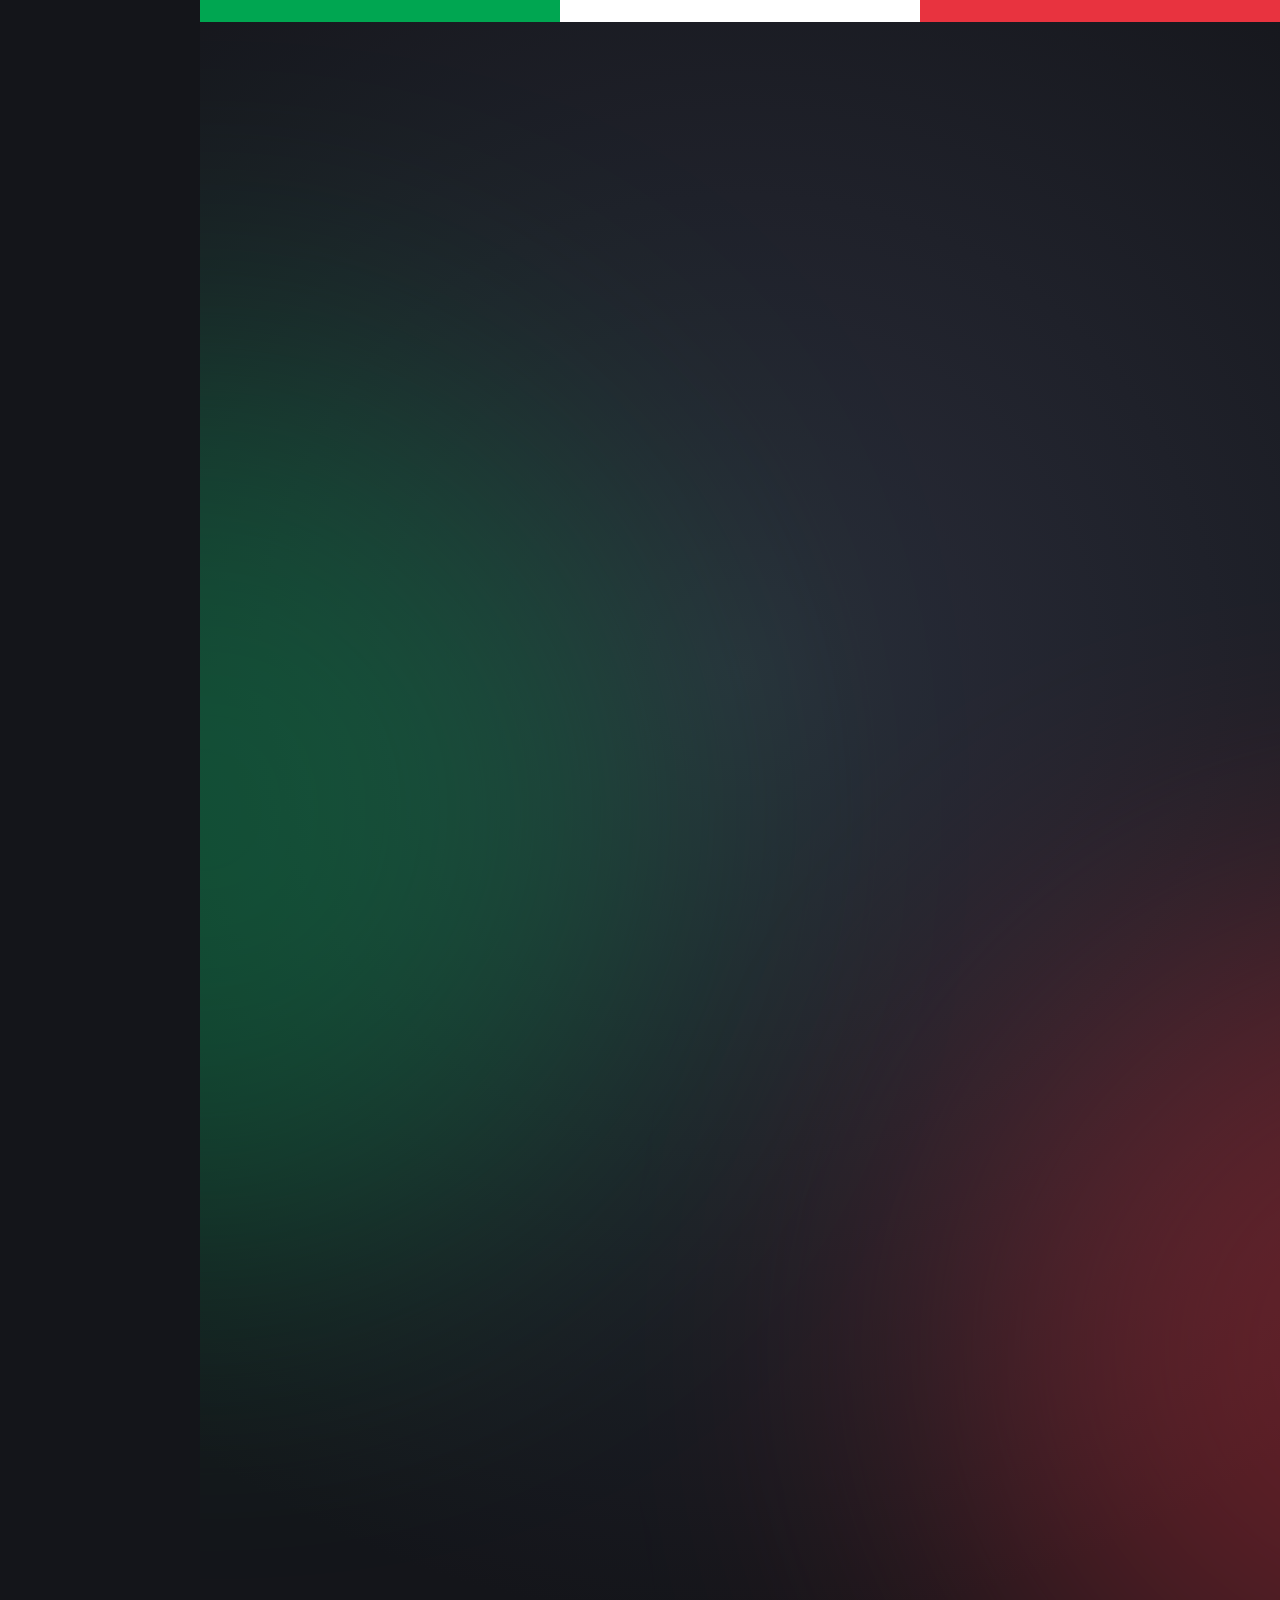
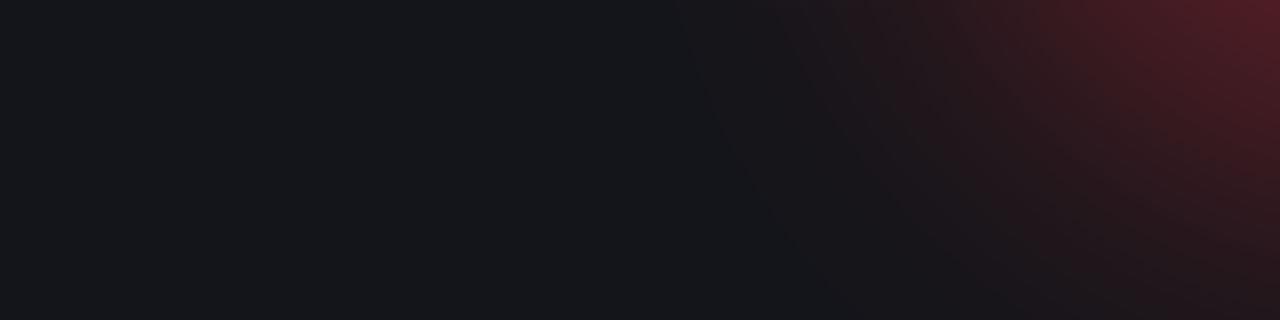
<file: tiktok-video/video.html>
<!doctype html>
<html lang="ar" dir="rtl">
<head>
<meta charset="utf-8">
<title>8 Italian Phrases</title>
<link href="https://fonts.googleapis.com/css2?family=Cairo:wght@600;800;900&family=Poppins:wght@600;800&display=swap" rel="stylesheet">
<style>
  :root { --green:#00A651; --red:#E8333F; --cream:#FFF8EC; --ink:#14151A; --gold:#FFC83D; }
  * { box-sizing:border-box; margin:0; padding:0; }
  html, body { width:1080px; height:1920px; overflow:hidden; background:var(--ink); }
  body { font-family:'Cairo',sans-serif; color:var(--cream); position:relative; }

  #bg { position:absolute; inset:0;
        background: radial-gradient(circle at 50% 35%, #2a2d3a 0%, #14151A 70%); }
  .blob { position:absolute; width:900px; height:900px; border-radius:50%; filter:blur(140px); opacity:.35; }
  #b1 { background:var(--green); left:-450px; top:200px; }
  #b2 { background:var(--red); right:-450px; top:900px; }

  /* Italian flag stripe + progress */
  #flag { position:absolute; top:0; left:0; right:0; height:22px; display:flex; direction:ltr; }
  #flag div { flex:1; } #flag .g{background:var(--green)} #flag .w{background:#fff} #flag .r{background:var(--red)}
  #prog { position:absolute; top:22px; left:0; height:10px; background:var(--gold); }

  .scene { position:absolute; inset:0; display:flex; flex-direction:column; align-items:center;
           justify-content:center; padding:0 110px 300px; text-align:center; opacity:0; }

  /* hook */
  #hook .num { font-family:'Poppins'; font-weight:800; font-size:420px; line-height:1;
               background:linear-gradient(90deg,var(--green),#fff 50%,var(--red));
               -webkit-background-clip:text; background-clip:text; color:transparent; }
  #hook h1 { font-weight:900; font-size:104px; line-height:1.25; margin-top:10px; }
  #hook h2 { font-weight:700; font-size:62px; color:var(--gold); margin-top:30px; }

  /* cards */
  .counter { font-family:'Poppins'; font-weight:600; font-size:46px; letter-spacing:4px;
             color:rgba(255,248,236,.55); margin-bottom:40px; direction:ltr; }
  .emoji { font-size:170px; line-height:1; margin-bottom:30px; font-family:'Noto Color Emoji'; }
  .it { font-family:'Poppins'; font-weight:800; font-size:150px; line-height:1.1; direction:ltr; color:#fff;
        text-shadow:0 10px 40px rgba(0,0,0,.5); }
  .it.long { font-size:118px; }
  .pron { margin-top:44px; display:inline-flex; align-items:center; gap:22px; padding:18px 48px;
          border-radius:999px; background:rgba(255,255,255,.1); border:3px solid rgba(255,255,255,.25);
          font-weight:800; font-size:70px; }
  .pron small { font-size:44px; opacity:.7; font-weight:600; }
  .ar { margin-top:70px; font-weight:900; font-size:116px; line-height:1.2; color:var(--gold); }
  .tip { margin-top:56px; font-weight:700; font-size:50px; line-height:1.5; padding:22px 40px; border-radius:28px;
         background:rgba(0,166,81,.18); border-right:10px solid var(--green); max-width:860px; }
  .tip b { font-family:'Poppins'; direction:ltr; unicode-bidi:isolate; color:#fff; }

  /* quiz */
  #quiz h3 { font-weight:900; font-size:84px; color:var(--gold); }
  #quiz .q { font-weight:900; font-size:84px; line-height:1.35; margin-top:40px; }
  #quiz .opts { display:flex; flex-direction:column; gap:26px; margin-top:50px; width:100%; direction:ltr; }
  #quiz .opt { font-family:'Poppins'; font-weight:800; font-size:64px; padding:20px; border-radius:30px;
               background:rgba(255,255,255,.08); border:4px solid rgba(255,255,255,.2); }
  #quiz .cta { margin-top:50px; font-weight:800; font-size:66px; }
  #quiz .follow { margin-top:30px; font-weight:700; font-size:54px; color:rgba(255,248,236,.75); }
</style>
</head>
<body>
<div id="bg"><div class="blob" id="b1"></div><div class="blob" id="b2"></div></div>
<div id="flag"><div class="g"></div><div class="w"></div><div class="r"></div></div>
<div id="prog"></div>

<div class="scene" id="hook">
  <div class="num a1">8</div>
  <h1 class="a2">كلمات إيطالية<br>ستحتاجها كل يوم 🇮🇹</h1>
  <h2 class="a3">احفظها في 40 ثانية ⏱️</h2>
</div>

<div id="cards"></div>

<div class="scene" id="quiz" style="padding-bottom:200px">
  <h3 class="a1">اختبر نفسك 🧠</h3>
  <div class="q a2">كيف تقول «شكراً»<br>بالإيطالية؟</div>
  <div class="opts a3">
    <div class="opt">A) Prego</div>
    <div class="opt">B) Grazie</div>
    <div class="opt">C) Ciao</div>
  </div>
  <div class="cta a4">اكتب جوابك في التعليقات 👇</div>
  <div class="follow a4">تابعني لكلمات جديدة كل يوم 🇮🇹</div>
</div>

<script>
const PHRASES = [
  { e:'👋', it:'Ciao',            p:'تشاو',            ar:'مرحباً / مع السلامة', tip:'مع الأصدقاء فقط — ليست رسمية' },
  { e:'☀️', it:'Buongiorno',      p:'بُونْجورنو',       ar:'صباح الخير',          tip:'في المساء نقول <b>Buonasera</b> (بُوناسيرا)' },
  { e:'🙏', it:'Grazie',          p:'غْراتْسْيِه',       ar:'شكراً',               tip:'والرد: <b>Prego</b> (بريغو) = عفواً' },
  { e:'🤲', it:'Per favore',      p:'بير فاڤوري',      ar:'من فضلك',             tip:'أضِفها لأي طلب لتكون مهذباً' },
  { e:'🙋', it:'Scusi',           p:'سْكوزي',          ar:'لو سمحت / عذراً',      tip:'لتلفت انتباه شخص لا تعرفه' },
  { e:'💶', it:'Quanto costa?',   p:'كْوانتو كوستا',   ar:'بكم هذا؟',            tip:'مفيدة جداً في السوق والمحلات' },
  { e:'🤷', it:'Non capisco',     p:'نون كابيسكو',     ar:'لا أفهم',             tip:'وأضِف: <b>Piano, per favore</b> = ببطء من فضلك' },
  { e:'🚻', it:'Dov\'è il bagno?', p:'دوڤيه إيل بانيو', ar:'أين الحمام؟',         tip:'<b>gn</b> تُنطق مثل «نْي»' },
];

// Timeline (seconds). Default = silent version; setTimeline() overrides it
// with timings measured from the voice-over audio (see build_voiceover.py).
const DEFAULT_DELAY = { a0:0.0, a1:0.05, a2:0.55, a3:1.05, a4:1.6 };
let TL;
window.setTimeline = function (tl) {
  TL = tl;
  window.TOTAL = tl.total;
};
(function () {
  const HOOK = 3.2, CARD = 4.0, QUIZ = 5.0;
  setTimeline({
    hook: { start: 0, dur: HOOK, delay: DEFAULT_DELAY },
    cards: PHRASES.map((_, i) => ({ start: HOOK + i*CARD, dur: CARD, delay: DEFAULT_DELAY, speak: [] })),
    quiz: { start: HOOK + PHRASES.length*CARD, dur: QUIZ + 1, delay: { a1:0, a2:0.4, a3:0.8, a4:1.6 }, reveal: 3.6 },
    total: HOOK + PHRASES.length*CARD + QUIZ,
  });
})();

const cards = document.getElementById('cards');
PHRASES.forEach((ph, i) => {
  const el = document.createElement('div');
  el.className = 'scene card';
  el.innerHTML = `
    <div class="counter a0">${i+1} / ${PHRASES.length}</div>
    <div class="emoji a1">${ph.e}</div>
    <div class="it a1 ${ph.it.length > 11 ? 'long' : ''}">${ph.it}</div>
    <div class="pron a2">🔊 ${ph.p}</div>
    <div class="ar a3">${ph.ar}</div>
    <div class="tip a4">💡 ${ph.tip}</div>`;
  cards.appendChild(el);
});

const clamp = (x,a=0,b=1) => Math.min(b, Math.max(a, x));
const easeOut = x => 1 - Math.pow(1 - x, 3);
const easeBack = x => { const c1 = 1.9, c3 = c1 + 1; return 1 + c3*Math.pow(x-1,3) + c1*Math.pow(x-1,2); };

function animScene(scene, local, dur, DELAY) {
  if (local < 0 || local > dur) { scene.style.opacity = 0; return; }
  const out = clamp((dur - local) / 0.28);           // exit fade
  scene.style.opacity = out;
  scene.style.transform = `translateY(${(1-out) * -60}px)`;
  for (const k in DELAY) {
    scene.querySelectorAll('.' + k).forEach(el => {
      const p = clamp((local - DELAY[k]) / 0.45);
      const big = el.classList.contains('it') || el.classList.contains('num') || el.classList.contains('emoji');
      if (big) {
        const s = 0.4 + 0.6 * easeBack(p);
        el.style.transform = `scale(${s})`;
      } else {
        el.style.transform = `translateY(${(1 - easeOut(p)) * 70}px)`;
      }
      el.style.opacity = clamp(p * 1.6);
    });
  }
}

window.render = function (t) {
  animScene(document.getElementById('hook'), t - TL.hook.start, TL.hook.dur, TL.hook.delay);
  document.querySelectorAll('.card').forEach((c, i) => {
    const C = TL.cards[i], local = t - C.start;
    animScene(c, local, C.dur, C.delay);
    // pulse the pronunciation pill while the Italian word is being spoken
    const pill = c.querySelector('.pron');
    const on = C.speak.some(([a, b]) => local >= a && local <= b);
    pill.style.background = on ? 'rgba(0,166,81,.45)' : '';
    pill.style.borderColor = on ? 'var(--green)' : '';
  });
  const qt = t - TL.quiz.start;
  animScene(document.getElementById('quiz'), qt, TL.quiz.dur, TL.quiz.delay);
  // highlight right answer
  const ok = document.querySelectorAll('#quiz .opt')[1];
  if (qt > TL.quiz.reveal) { ok.style.background = 'rgba(0,166,81,.35)'; ok.style.borderColor = 'var(--green)'; }
  else { ok.style.background = ''; ok.style.borderColor = ''; }

  document.getElementById('prog').style.width = (100 * t / TL.total) + '%';
  document.getElementById('b1').style.transform = `translate(${Math.sin(t*0.6)*120}px, ${Math.cos(t*0.4)*160}px)`;
  document.getElementById('b2').style.transform = `translate(${Math.cos(t*0.5)*120}px, ${Math.sin(t*0.45)*160}px)`;
};
render(0);
</script>
</body>
</html>
</file>
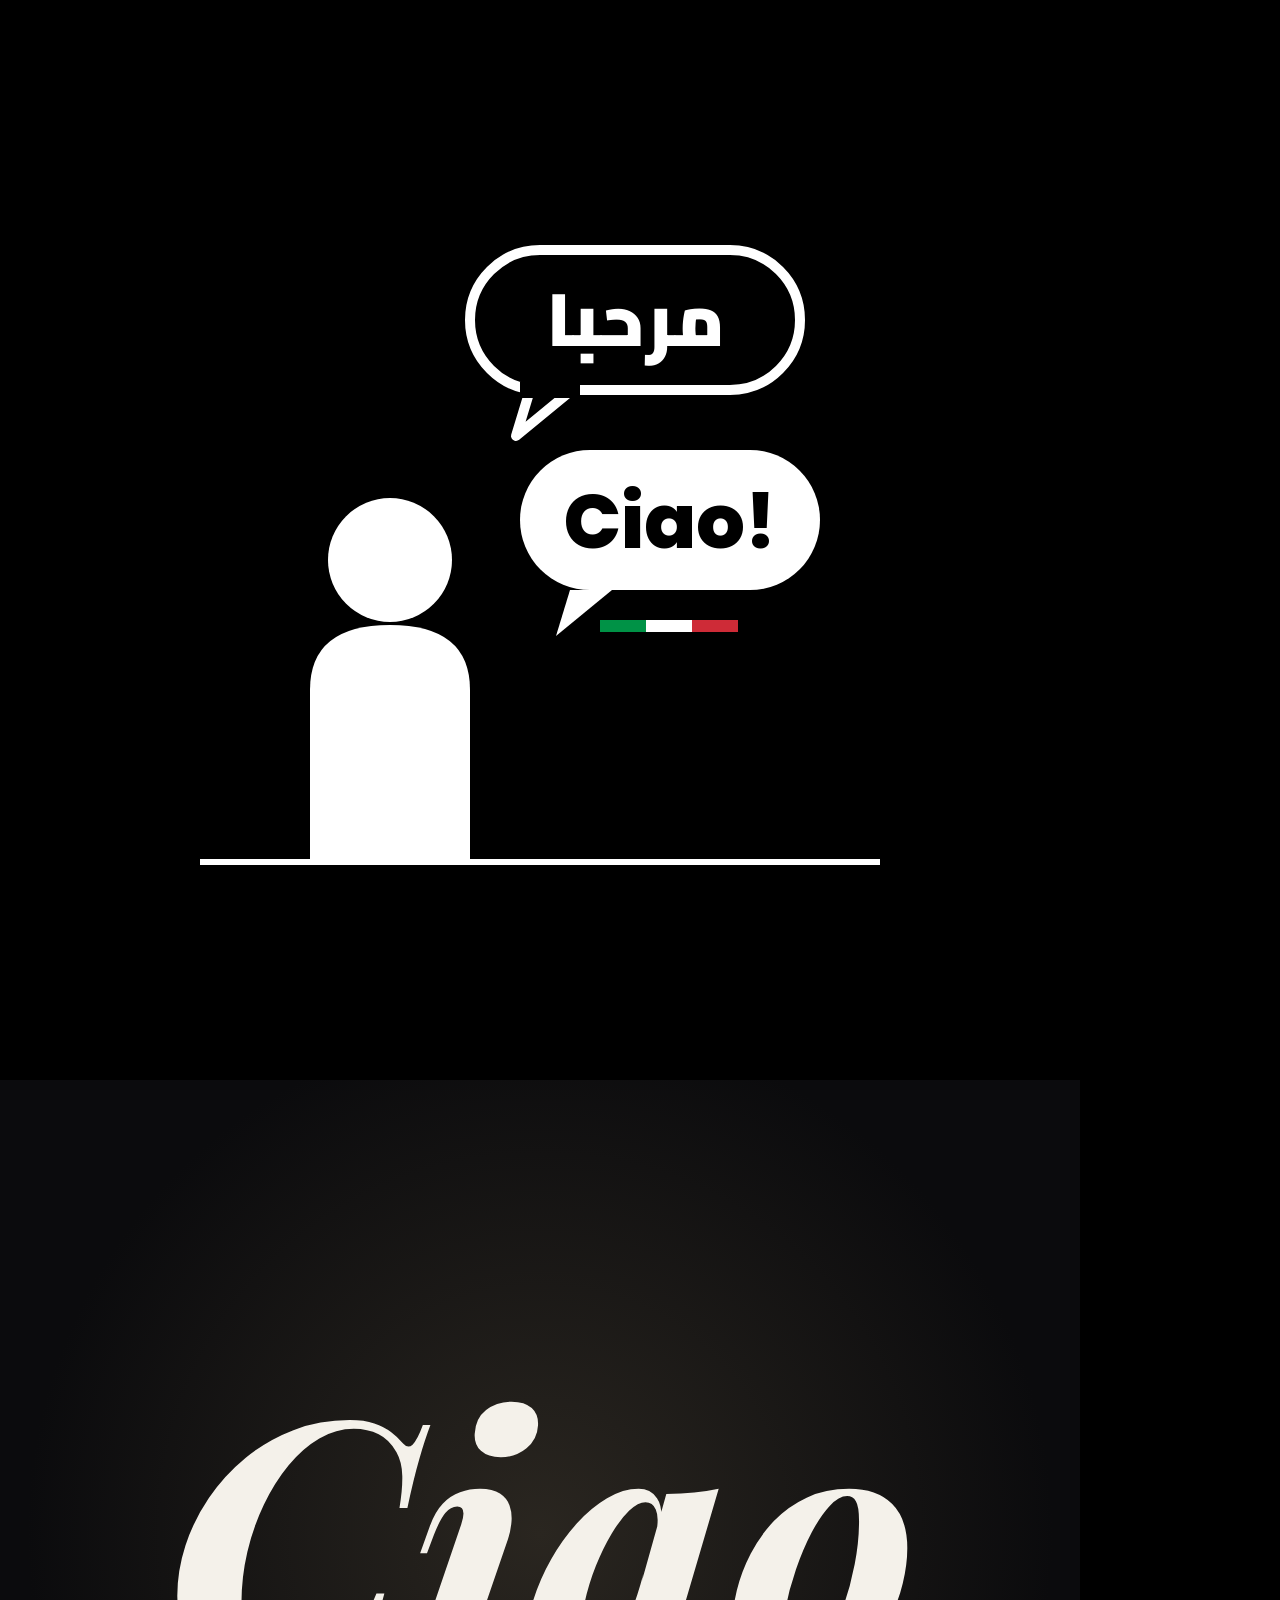
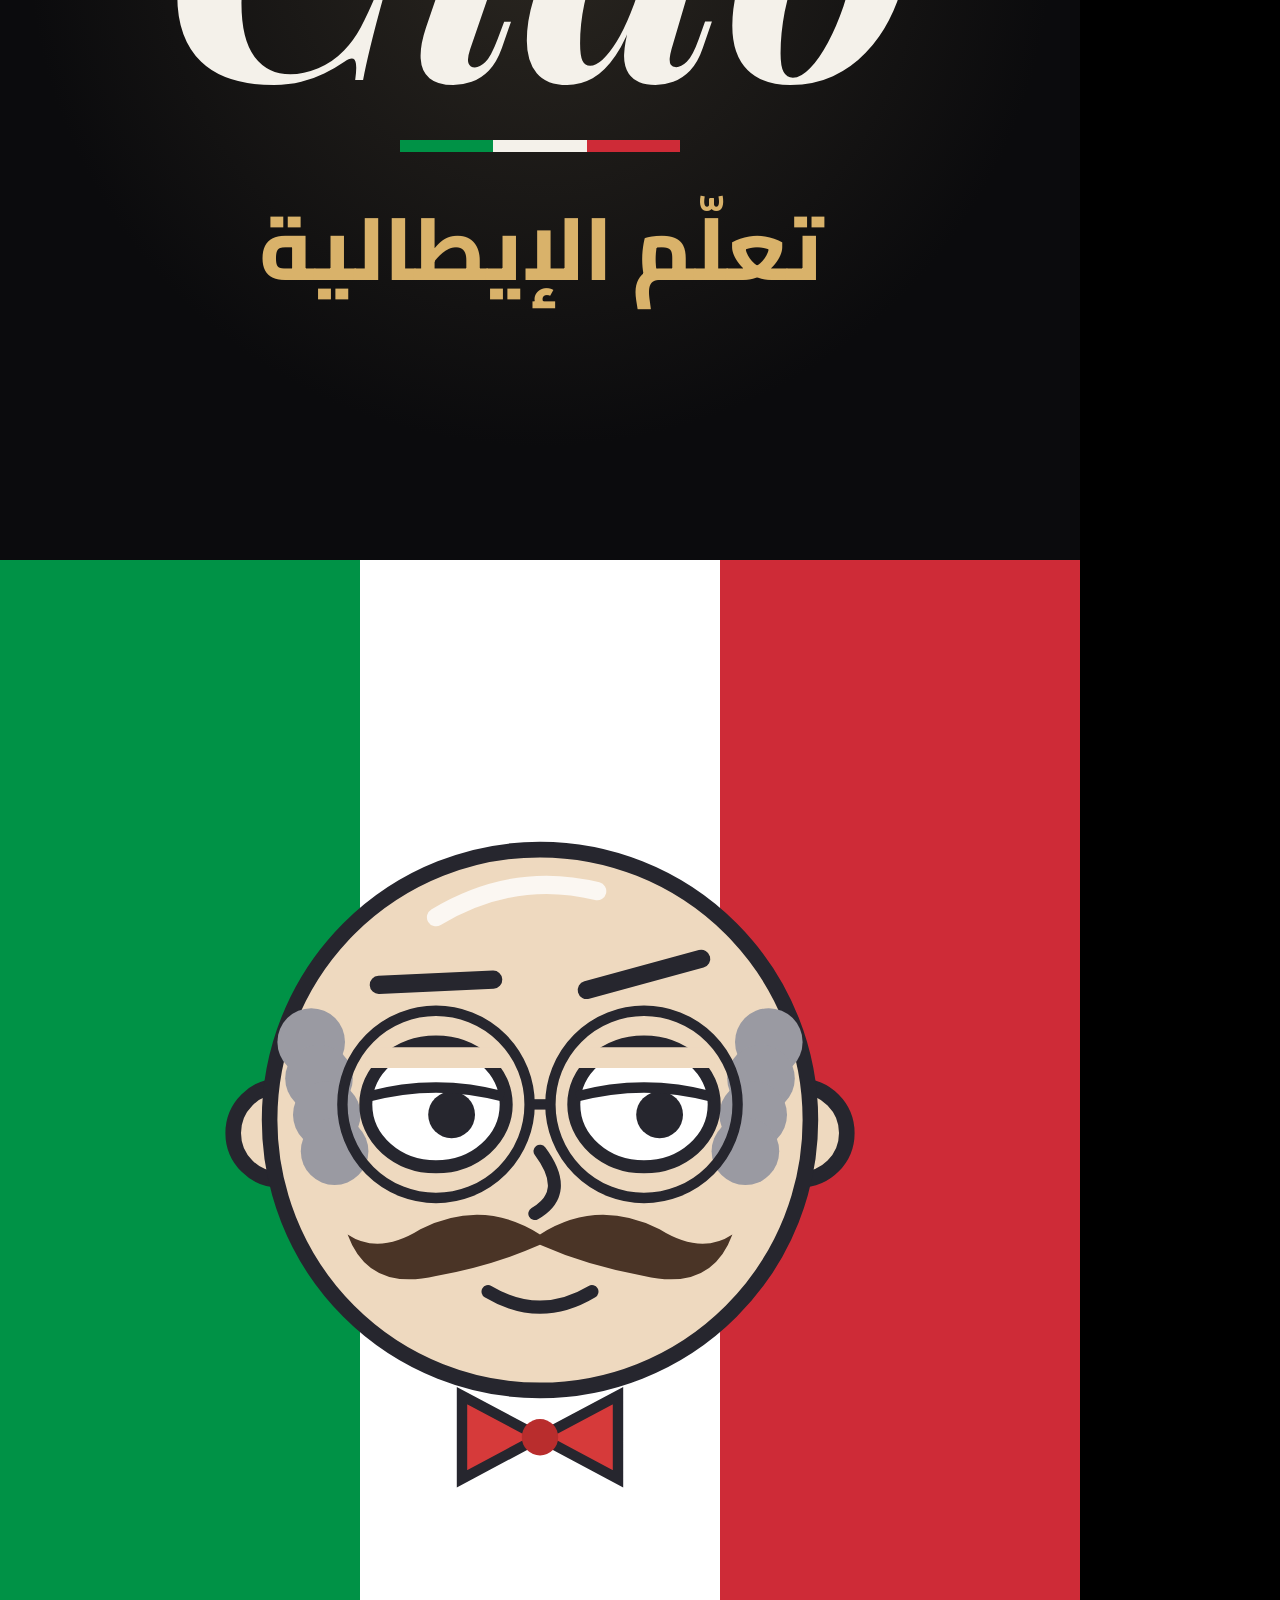
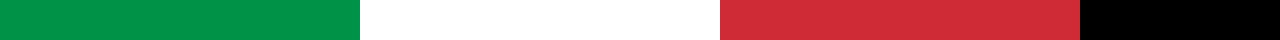
<file: tiktok-video/profile/avatars.html>
<!doctype html>
<html><head><meta charset="utf-8">
<link href="https://fonts.googleapis.com/css2?family=Inter:wght@800;900&family=Playfair+Display:ital,wght@1,700&family=Cairo:wght@800;900&family=Poppins:wght@800&display=swap" rel="stylesheet">
<style>
 *{margin:0;padding:0;box-sizing:border-box}
 body{background:#000}
 .av{width:1080px;height:1080px;position:relative;overflow:hidden}
 svg{position:absolute;inset:0}
</style></head><body>

<!-- 1. Stickman: figure with two speech bubbles (Arabic -> Italian) -->
<div class="av" id="a1" style="background:#000">
<svg viewBox="0 0 1080 1080">
  <g fill="#fff">
    <circle cx="390" cy="560" r="62"/>
    <path d="M310 860 L310 690 Q310 625 390 625 Q470 625 470 690 L470 860 Z"/>
  </g>
  <line x1="200" y1="862" x2="880" y2="862" stroke="#fff" stroke-width="6"/>
  <!-- arabic bubble -->
  <g transform="translate(470,250)"><rect width="330" height="140" rx="70" fill="none" stroke="#fff" stroke-width="10"/>
    <path d="M60 140 l-14 46 l56 -46" fill="#000" stroke="#fff" stroke-width="10" stroke-linejoin="round"/><rect x="50" y="132" width="60" height="16" fill="#000"/>
    <text x="165" y="96" fill="#fff" font-family="Cairo" font-weight="900" font-size="74" text-anchor="middle">مرحبا</text></g>
  <!-- italian bubble -->
  <g transform="translate(520,450)"><rect width="300" height="140" rx="70" fill="#fff"/>
    <path d="M50 140 l-14 46 l56 -46" fill="#fff"/>
    <text x="150" y="98" fill="#000" font-family="Poppins" font-weight="800" font-size="76" text-anchor="middle">Ciao!</text></g>
  <g transform="translate(600,620)"><rect width="46" height="12" fill="#009246"/><rect x="46" width="46" height="12" fill="#fff"/><rect x="92" width="46" height="12" fill="#CE2B37"/></g>
</svg></div>

<!-- 2. Cinematic monogram -->
<div class="av" id="a2" style="background:radial-gradient(circle at 50% 42%,#2a2620 0%,#0b0b0d 62%)">
<svg viewBox="0 0 1080 1080">
  <text x="540" y="600" fill="#F4F1EA" font-family="Playfair Display" font-style="italic" font-weight="700" font-size="360" text-anchor="middle">Ciao</text>
  <g transform="translate(400,660)"><rect width="93" height="12" fill="#009246"/><rect x="93" width="94" height="12" fill="#F4F1EA"/><rect x="187" width="93" height="12" fill="#CE2B37"/></g>
  <text x="540" y="800" fill="#D9B26A" font-family="Cairo" font-weight="800" font-size="88" text-anchor="middle">تعلّم الإيطالية</text>
</svg></div>

<!-- 3. Professor cartoon on tricolor -->
<div class="av" id="a3">
<svg viewBox="0 0 1080 1080">
  <rect width="360" height="1080" fill="#009246"/><rect x="360" width="360" height="1080" fill="#fff"/><rect x="720" width="360" height="1080" fill="#CE2B37"/>
  <circle cx="540" cy="540" r="430" fill="#fff" opacity=".0"/>
  <g transform="translate(540,560) scale(2.6)">
    <circle cx="-100" cy="5" r="18" fill="#EED9BF" stroke="#26262e" stroke-width="6"/><circle cx="100" cy="5" r="18" fill="#EED9BF" stroke="#26262e" stroke-width="6"/>
    <circle cx="0" cy="0" r="104" fill="#EED9BF" stroke="#26262e" stroke-width="6"/>
    <g fill="#9a9aa2"><circle cx="-88" cy="-30" r="13"/><circle cx="-85" cy="-16" r="13"/><circle cx="-82" cy="-2" r="13"/><circle cx="-79" cy="12" r="13"/>
      <circle cx="88" cy="-30" r="13"/><circle cx="85" cy="-16" r="13"/><circle cx="82" cy="-2" r="13"/><circle cx="79" cy="12" r="13"/></g>
    <path d="M-40 -78 q30 -18 62 -10" fill="none" stroke="#fff" stroke-width="7" stroke-linecap="round" opacity=".8"/>
    <g id="eye"><ellipse cx="-40" cy="-6" rx="27" ry="24" fill="#fff" stroke="#26262e" stroke-width="5"/><circle cx="-34" cy="-2" r="9" fill="#26262e"/>
      <path d="M-67 -28 h54 v8 h-54z" fill="#EED9BF"/><path d="M-66 -9 Q-40 -16 -14 -9" fill="none" stroke="#26262e" stroke-width="4"/>
      <circle cx="-40" cy="-6" r="36" fill="none" stroke="#26262e" stroke-width="4"/><line x1="-62" y1="-52" x2="-18" y2="-54" stroke="#26262e" stroke-width="7" stroke-linecap="round"/></g>
    <g transform="translate(80,0)"><ellipse cx="-40" cy="-6" rx="27" ry="24" fill="#fff" stroke="#26262e" stroke-width="5"/><circle cx="-34" cy="-2" r="9" fill="#26262e"/>
      <path d="M-67 -28 h54 v8 h-54z" fill="#EED9BF"/><path d="M-66 -9 Q-40 -16 -14 -9" fill="none" stroke="#26262e" stroke-width="4"/>
      <circle cx="-40" cy="-6" r="36" fill="none" stroke="#26262e" stroke-width="4"/><line x1="-62" y1="-50" x2="-18" y2="-62" stroke="#26262e" stroke-width="7" stroke-linecap="round"/></g>
    <line x1="-4" y1="-6" x2="4" y2="-6" stroke="#26262e" stroke-width="4"/>
    <path d="M0 12 q12 16 -2 24" fill="none" stroke="#26262e" stroke-width="5" stroke-linecap="round"/>
    <path d="M-20 66 q20 12 40 0" fill="none" stroke="#26262e" stroke-width="5" stroke-linecap="round"/>
    <path d="M0 44 q-22 -14 -46 -2 q-16 10 -28 2 q8 22 34 16 q22 -4 40 -12 q18 8 40 12 q26 6 34 -16 q-12 8 -28 -2 q-24 -12 -46 2z" fill="#4a3426"/>
    <path d="M0 122 l-30 -16 v32 z M0 122 l30 -16 v32 z" fill="#d63a3a" stroke="#26262e" stroke-width="4"/><circle cx="0" cy="122" r="7" fill="#b92d2d"/>
  </g>
</svg></div>
</body></html>
</file>
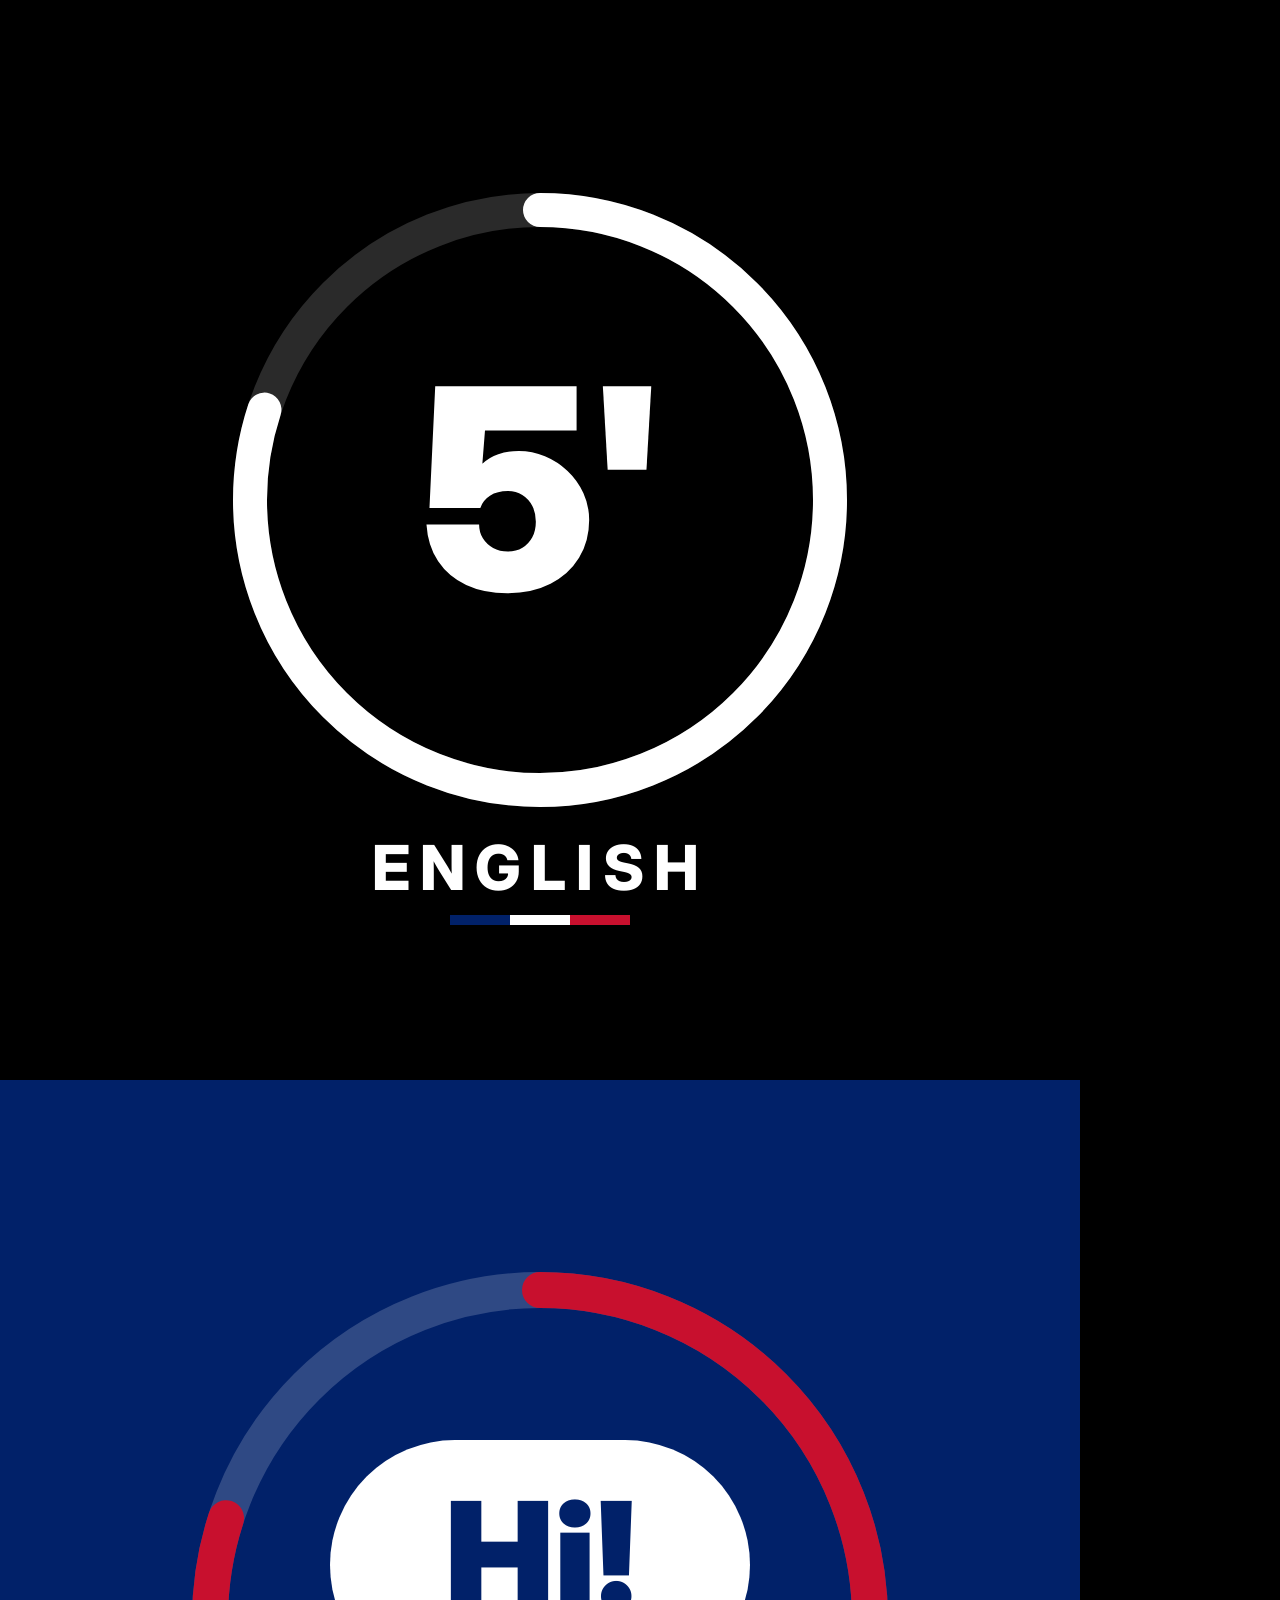
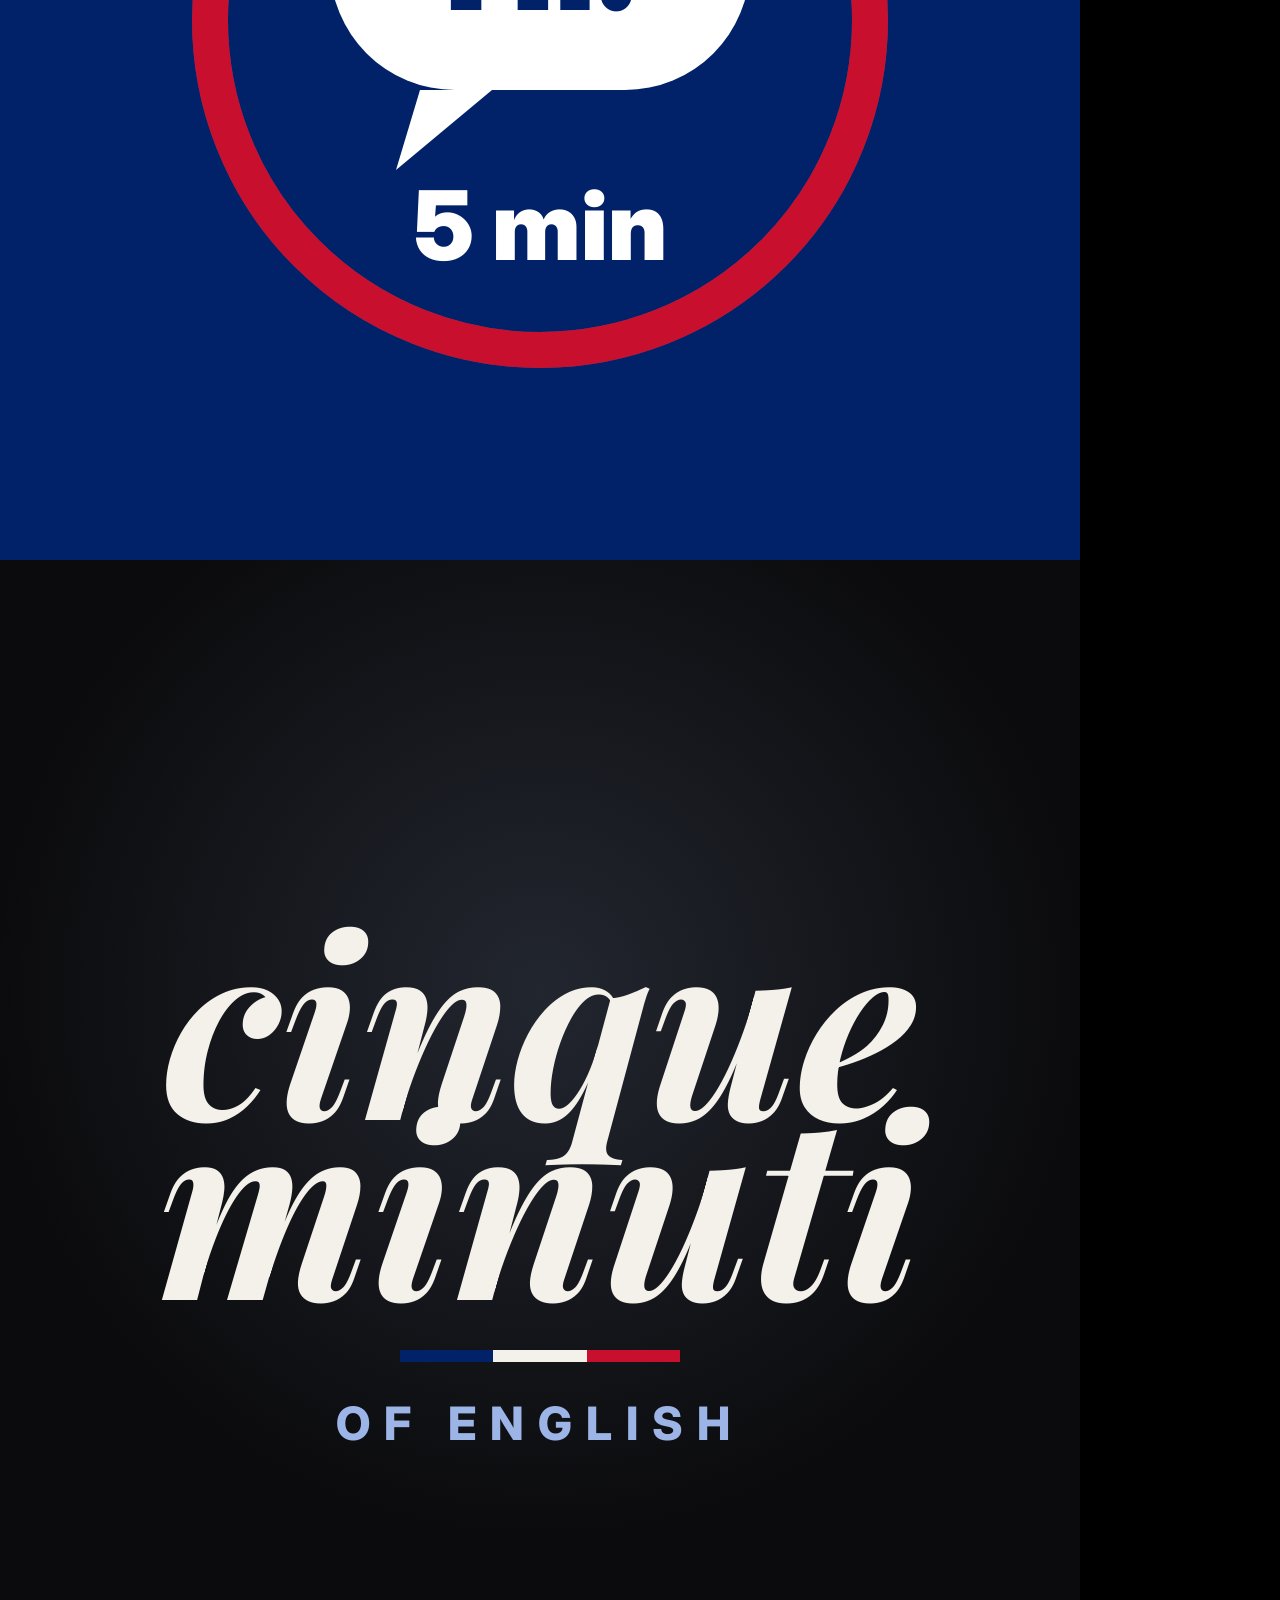
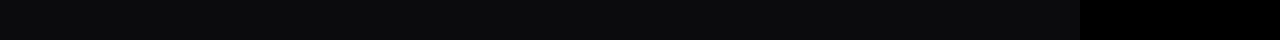
<file: tiktok-video/profile/avatars_en.html>
<!doctype html>
<html><head><meta charset="utf-8">
<link href="https://fonts.googleapis.com/css2?family=Inter:wght@700;800;900&family=Playfair+Display:ital,wght@1,700&display=swap" rel="stylesheet">
<style>*{margin:0;padding:0}body{background:#000}.av{width:1080px;height:1080px;position:relative;overflow:hidden}svg{position:absolute;inset:0}</style>
</head><body>
<!-- 1. black stickman-style timer -->
<div class="av" id="b1" style="background:#000"><svg viewBox="0 0 1080 1080">
  <circle cx="540" cy="500" r="290" fill="none" stroke="#2a2a2a" stroke-width="34"/>
  <circle cx="540" cy="500" r="290" fill="none" stroke="#fff" stroke-width="34" stroke-linecap="round"
          stroke-dasharray="1822" stroke-dashoffset="364" transform="rotate(-90 540 500)"/>
  <text x="540" y="590" fill="#fff" font-family="Inter" font-weight="900" font-size="280" text-anchor="middle" letter-spacing="-8">5'</text>
  <text x="540" y="890" fill="#fff" font-family="Inter" font-weight="800" font-size="62" text-anchor="middle" letter-spacing="10">ENGLISH</text>
  <g transform="translate(450,915)"><rect width="60" height="10" fill="#012169"/><rect x="60" width="60" height="10" fill="#fff"/><rect x="120" width="60" height="10" fill="#C8102E"/></g>
</svg></div>

<!-- 2. navy + red: timer with speech bubble -->
<div class="av" id="b2" style="background:#012169"><svg viewBox="0 0 1080 1080">
  <circle cx="540" cy="540" r="330" fill="none" stroke="rgba(255,255,255,.18)" stroke-width="36"/>
  <circle cx="540" cy="540" r="330" fill="none" stroke="#C8102E" stroke-width="36" stroke-linecap="round"
          stroke-dasharray="2073" stroke-dashoffset="415" transform="rotate(-90 540 540)"/>
  <g transform="translate(330,360)"><rect width="420" height="250" rx="125" fill="#fff"/>
    <path d="M90 250 l-24 80 l96 -80" fill="#fff"/>
    <text x="210" y="170" fill="#012169" font-family="Inter" font-weight="900" font-size="150" text-anchor="middle">Hi!</text></g>
  <text x="540" y="780" fill="#fff" font-family="Inter" font-weight="900" font-size="96" text-anchor="middle">5 min</text>
</svg></div>

<!-- 3. cinematic wordmark -->
<div class="av" id="b3" style="background:radial-gradient(circle at 50% 40%,#22262f 0%,#0b0b0d 65%)"><svg viewBox="0 0 1080 1080">
  <text x="540" y="560" fill="#F4F1EA" font-family="Playfair Display" font-style="italic" font-weight="700" font-size="250" text-anchor="middle">cinque</text>
  <text x="540" y="740" fill="#F4F1EA" font-family="Playfair Display" font-style="italic" font-weight="700" font-size="250" text-anchor="middle">minuti</text>
  <g transform="translate(400,790)"><rect width="93" height="12" fill="#012169"/><rect x="93" width="94" height="12" fill="#F4F1EA"/><rect x="187" width="93" height="12" fill="#C8102E"/></g>
  <text x="540" y="880" fill="#9DB4E6" font-family="Inter" font-weight="800" font-size="46" text-anchor="middle" letter-spacing="14">OF ENGLISH</text>
</svg></div>
</body></html>
</file>
<file: css/leon.css>
:root{
    --main-color: #10cab7;
    --second-color:#2c4755;
    --services-padding:60px
}
/*Start global rules*/

*{
    -webkit-box-sizing:border-box;
    -moz-box-sizing: border-box;
    box-sizing:border-box
}
body{
    font-family: 'Work Sans', sans-serif;
}
.container{
    margin-left: auto;
    margin-right: auto;
    padding-left: 15px;
    padding-right: 15px
}
/*Small*/
@media (min-width:768px) {
    .container{
        width:750px
    }
    
}
/*Meduim*/
@media (min-width:992px) {
    .container{
        width:970px
    }
    
}
/*Large*/
@media (min-width:1200px) {
    .container{
        width:1170px
    }  
}
/*End global rules*/
/* Start component */
 .special-heading{
    color:#ebeced;
    font-size: 100px;
    text-align: center;
    margin: 0;
    font-weight: 800;
    letter-spacing: -3px;
}
.special-heading + p{
    margin: -30px 0 0;
    text-align: center;
    color: #777;
}
@media (max-width:767px){
    .special-heading{
        font-size: 60px;
    }
    .special-heading + p{
        margin-top: -20px;
    }
    
}

/* End component */
/*start header*/
.header{
    padding:20px
}
.header .container {
    display:flex;
    justify-content: space-between;
    align-items: center;
}

.logo{
    width:60px
}

.container .links{
    position: relative;
}
.container .links:hover ul{
    display: block
}

.container .links .icon{
    display: flex;
    flex-wrap: wrap;
    width:30px;
    justify-content: flex-end;
}
.header .links:hover .icon span:nth-child(2){
    width:100%
 }

.container .links .icon span{
    background-color:black;
    height:3px;
    margin-bottom: 5px;
}
.container .links .icon span:first-child{
    width:100%
}
.container .links .icon span:nth-child(2){
     width:60%;
     transition:0.3s
}
.container .links .icon span:last-child{
    width:100%
}

.container .links ul{
    list-style: none;
    margin: 0;
    padding: 0;
    position: absolute;
    right: 0;
    top: 30px;
    background-color: #EEE;
    min-width: 200px;
    display: none;
    z-index: 1;

}
.container .links ul::before{
    content: "";
    border-width: 10px;
    border-style: solid;
    border-color: transparent transparent #E6E6E6 transparent;
    position: absolute;
    top: -20px;
    right: 5px;
}

.container .links ul li:not(:last-child){
    border-bottom: 2px solid #E6E6E6
}

.container .links ul li a{
    display: block;
    padding: 15px;
    color: #333;
    text-decoration: none;
    text-transform: capitalize;
    transition: 0.3s;

    
    
}

.container .links ul li a:hover{
    padding-left:25px
}

/* Endheader*/
/*start landing*/
.landing {
    background-image: url(../images/landing.jpg);
    background-size: cover;
    height: calc(100vh - 64px);
    position: relative;
}
.landing .intro-text{
    position: absolute;
    top: 50%;
    left: 50%;
    text-align: center;
    --webkit-transform:translate(-50p%, -50px%);
    -moz-transform: translate(-50%, -50%);
    transform: translate(-50%, -50%);
    width: 320px;
    max-width: 100%;
}
.landing .intro-text h1{
    margin: 0;
    font-weight: bold;
    font-size: 50px;
    color:var(--main-color);
    text-transform: capitalize;
    
}

.landing .intro-text p {
    font-size: 19px;
    line-height: 1.8;

}

/*End landing*/
/*start features*/
.features {
    padding-top:20px;
    padding-bottom: 20px;
    background-color: #fafafa;

}
.features .container{
    display:grid;
    grid-template-columns: repeat(auto-fill, minmax(300px, 1fr));
    grid-gap: 20px;
}
.features .container .feat{
    text-align: center;
}
.features .container i{
    color:var(--main-color)
}
.features .container .feat h3{
    font-weight: 800;
    margin: 30px 0    
}
.features .container .feat p {
    line-height: 1.8;
    color: #777;
    font-size: 17px;
}
/*End features*/
/* Start Services */
.services{
    padding-top:var(--services-padding);
    padding-bottom: calc(var(--services-padding) + 60px);
}

.service-content{
    display: grid;
    grid-template-columns: repeat(auto-fill, minmax(300px, 1fr));
    gap: 30px;
    margin-top: 100px;
}
 .services .service-content .srv{
    display: flex;
    margin-bottom: 40px; 
}
@media (max-width:767px) {
    .services .service-content .srv{
    flex-direction: column;
    text-align: center;
}
 }
 .services .service-content .srv i{
    color:var(--main-color);
    flex-basis: 60px;
 }
 .services .service-content .srv .text{
    flex: 1;
 }
 .services .service-content .srv h3{
    margin:0 0 20px
 }

 .services .service-content .srv p{
    color: #777;
    font-weight: 300;
    line-height: 1.6;
 }

 .services .service-content .image{
    position: relative;
    text-align: center;
 }
 .services .service-content .image img{
    width: 260px;
 }
 .services .service-content .image::before{
    content: "";
    background-color: var(--second-color);
    width: 100px;
    height: calc(100% + 100px);
    position: absolute;
    top: -50px;
    right: 0;
    z-index: -1;
 }
 @media (max-width:1199px) {
    .services .service-content .image{
        display: none;
    }

 } 
/* End Services */
/* start portfolio */
.portfolio{
    padding-top:var(--services-padding);
    padding-bottom: var(--services-padding);
    background-color:#fafafa
}
.portfolio-content{
    display: grid;
    grid-template-columns: repeat(auto-fill, minmax(300px, 1fr));
    gap: 30px;
    margin-top: 100px;
    background-color: white;
}
img{
    max-width: 100%;

}
.portfolio .portfolio-content .card .info{
    padding: 20px;
}
.portfolio .portfolio-content .card .info h3{
    margin: 0;
    
}
.portfolio .portfolio-content .card .info p{
    line-height: 1.8;
    color: #777;
    font-size: 17px;
    margin-bottom: 0;
}
/* end portfolio */
/* Start About */
.about{
    padding-top: var(--services-padding);
    padding-bottom: var(--services-padding) ;
}
.about .about-content{
    margin-top: 100Px;
    display: flex;
    flex-wrap: wrap;
    justify-content: space-between;
}
@media(max-width:991px){
    .about .about-content{
        flex-direction: column;
        text-align: center;
    }

}
.about .about-content .image::before{
    content:"";
    content: "";
    background-color: #FAFAFA;
    position: absolute;
    width: 80px;
    height: 100%;
    top: -20px;
    left: -20px;
    z-index: -1;
}
.about .about-content .image::after{
    content: "";
    content: "";
    position: absolute;
    width: 100px;
    height: 250px;
    border-left: 65px solid var(--main-color);
    border-bottom: 65px solid var(--main-color);
    Z-INDEX: -1;
    left: 220px;
    top: -45px;
}
@media (max-width:991px){
    .about .about-content .image::before,
    .about .about-content .image::after{
        display: none;    
    }
    .image{
        margin: 0 auto 10px;
    }
}
.about .about-content .image{
    position: relative;
    width: 250px;
    height: 375px;
}
.about .about-content .image img{
    max-width: 100%;
}
.about .about-content .text{
    flex-basis: calc(100% - 500px);
}
.about .about-content .text p:first-child{
    font-weight: bold;
    line-height: 2;
    margin-bottom: 50px;
}
.about .about-content .text hr{
    width: 50%;
    display: inline-block;
   border-color: var(--main-color)
}
.about .about-content .text p:last-child{}

/* End About */
/* start contact */
.contact{
    background-color:#fafafa;
    padding-top: var(--services-padding);
    padding-bottom: var(--services-padding); 

}
.contact .info{
    text-align: center;
}
 .contact .info .label{
    font-size: 35px;
    font-weight: 800;
    color: var(--second-color)
 }
 .contact .info a{
    font-size: 25px;
    font-weight: 800;
    text-decoration: none;
    color: var(--main-color);
    margin-top: -20px;
    display: block
 }
 @media(max-width:767px){
    .contact .info .label,
    .contact .info a{
        font-size: 25px;
    
    }

 }
 .contact .social{
    display: flex;
    justify-content: center;
    margin-top: 20px;
}
 

 .contact .social p{
    margin: 0 20px 0 0;
 }
 .contact .social i{
    margin-left: 10Px;
 }
/* End contact */
/*Start Footer*/
.footer{
    background-color: var(--second-color);
    text-align: center;
    color: white;
    padding:30px 10px;
    font-weight: 800;
    font-size: 18px;
}
.footer span{
    color: var(--main-color);
}


/*End Footer*/
</file>
